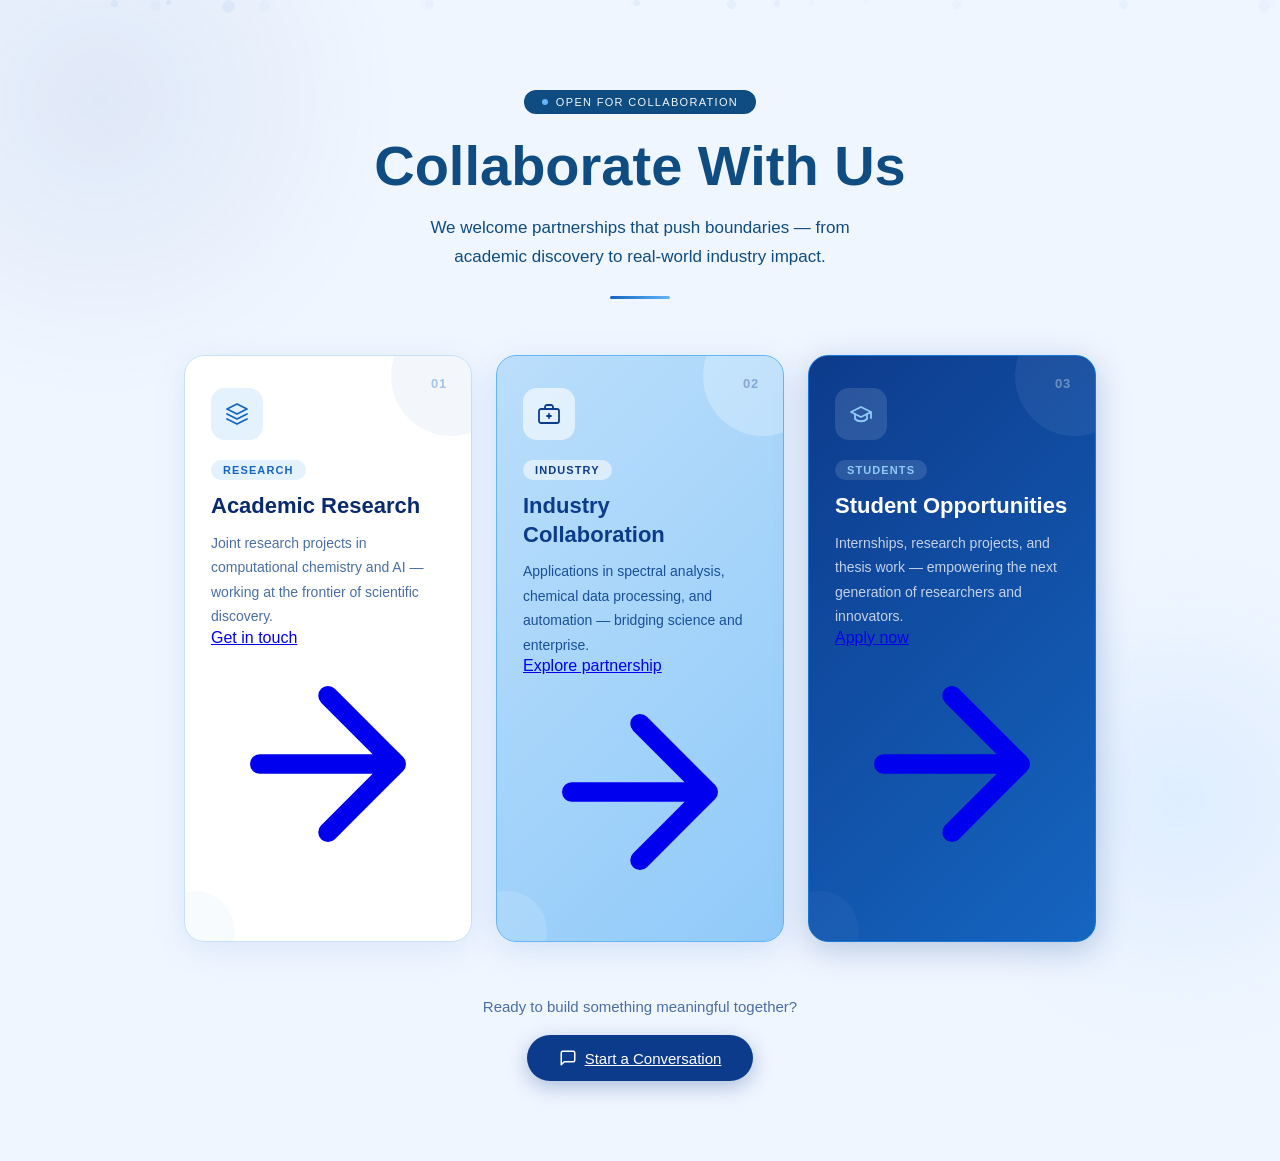
<file: collaboration.html>
<!DOCTYPE html>
<html lang="en">
<head>
  <meta charset="UTF-8">
  <meta name="viewport" content="width=device-width, initial-scale=1.0">
  <title>Collaborate With Us</title>
  <link href="https://fonts.googleapis.com/css2?family=Playfair+Display:wght@700&family=DM+Sans:wght@300;400;500;600&display=swap" rel="stylesheet">
  <link rel="stylesheet" href="collaboration.css">
</head>
<body>

  <!-- Animated Background -->
  <div class="bg-animated"></div>

  <!-- Floating Particles -->
  <div class="particles" id="particles"></div>

  <!-- Page Content -->
  <div class="page">

    <!-- ========== HEADER ========== -->
    <div class="header">
      <div class="header-badge">Open for Collaboration</div>
      <h1>Collaborate <span>With Us</span></h1>
      <p>We welcome partnerships that push boundaries — from academic discovery to real-world industry impact.</p>
      <div class="divider"></div>
    </div>

    <!-- ========== CARDS ========== -->
    <div class="cards">

      <!-- Card 1: Academic Research — White -->
      <div class="card card-white" onclick="ripple(this)">
        <div class="card-shimmer"></div>
        <div class="card-deco card-deco-1"></div>
        <div class="card-deco card-deco-2"></div>
        <div class="card-num">01</div>
        <div class="icon-wrap">
          <svg viewBox="0 0 24 24" fill="none" stroke-width="1.8"
               stroke-linecap="round" stroke-linejoin="round">
            <path d="M12 2L2 7l10 5 10-5-10-5z"/>
            <path d="M2 17l10 5 10-5"/>
            <path d="M2 12l10 5 10-5"/>
          </svg>
        </div>
        <span class="card-tag">Research</span>
        <h2 class="card-title">Academic Research</h2>
        <p class="card-desc">
          Joint research projects in computational chemistry and AI —
          working at the frontier of scientific discovery.
        </p>
        <a class="card-arrow" href="#">
          Get in touch
          <svg viewBox="0 0 24 24" fill="none" stroke="currentColor"
               stroke-width="2" stroke-linecap="round" stroke-linejoin="round">
            <path d="M5 12h14M12 5l7 7-7 7"/>
          </svg>
        </a>
      </div>

      <!-- Card 2: Industry Collaboration — Light Blue -->
      <div class="card card-lightblue" onclick="ripple(this)">
        <div class="card-shimmer"></div>
        <div class="card-deco card-deco-1"></div>
        <div class="card-deco card-deco-2"></div>
        <div class="card-num">02</div>
        <div class="icon-wrap">
          <svg viewBox="0 0 24 24" fill="none" stroke-width="1.8"
               stroke-linecap="round" stroke-linejoin="round">
            <rect x="2" y="7" width="20" height="14" rx="2"/>
            <path d="M16 7V5a2 2 0 0 0-2-2h-4a2 2 0 0 0-2 2v2"/>
            <line x1="12" y1="12" x2="12" y2="16"/>
            <line x1="10" y1="14" x2="14" y2="14"/>
          </svg>
        </div>
        <span class="card-tag">Industry</span>
        <h2 class="card-title">Industry Collaboration</h2>
        <p class="card-desc">
          Applications in spectral analysis, chemical data processing, and
          automation — bridging science and enterprise.
        </p>
        <a class="card-arrow" href="#">
          Explore partnership
          <svg viewBox="0 0 24 24" fill="none" stroke="currentColor"
               stroke-width="2" stroke-linecap="round" stroke-linejoin="round">
            <path d="M5 12h14M12 5l7 7-7 7"/>
          </svg>
        </a>
      </div>

      <!-- Card 3: Student Opportunities — Navy -->
      <div class="card card-navy" onclick="ripple(this)">
        <div class="card-shimmer"></div>
        <div class="card-deco card-deco-1"></div>
        <div class="card-deco card-deco-2"></div>
        <div class="card-num">03</div>
        <div class="icon-wrap">
          <svg viewBox="0 0 24 24" fill="none" stroke-width="1.8"
               stroke-linecap="round" stroke-linejoin="round">
            <path d="M22 10v6M2 10l10-5 10 5-10 5z"/>
            <path d="M6 12v5c3 3 9 3 12 0v-5"/>
          </svg>
        </div>
        <span class="card-tag">Students</span>
        <h2 class="card-title">Student Opportunities</h2>
        <p class="card-desc">
          Internships, research projects, and thesis work — empowering the
          next generation of researchers and innovators.
        </p>
        <a class="card-arrow" href="#">
          Apply now
          <svg viewBox="0 0 24 24" fill="none" stroke="currentColor"
               stroke-width="2" stroke-linecap="round" stroke-linejoin="round">
            <path d="M5 12h14M12 5l7 7-7 7"/>
          </svg>
        </a>
      </div>

    </div>

    <!-- ========== CTA ========== -->
    <div class="cta">
      <p>Ready to build something meaningful together?</p>
      <a class="cta-btn" href="#">
        <svg viewBox="0 0 24 24" fill="none" stroke="white"
             stroke-width="2" stroke-linecap="round" stroke-linejoin="round">
          <path d="M21 15a2 2 0 0 1-2 2H7l-4 4V5a2 2 0 0 1 2-2h14a2 2 0 0 1 2 2z"/>
        </svg>
        Start a Conversation
      </a>
    </div>

  </div>

  <script src="collaboration.js"></script>
</body>
</html>
</file>
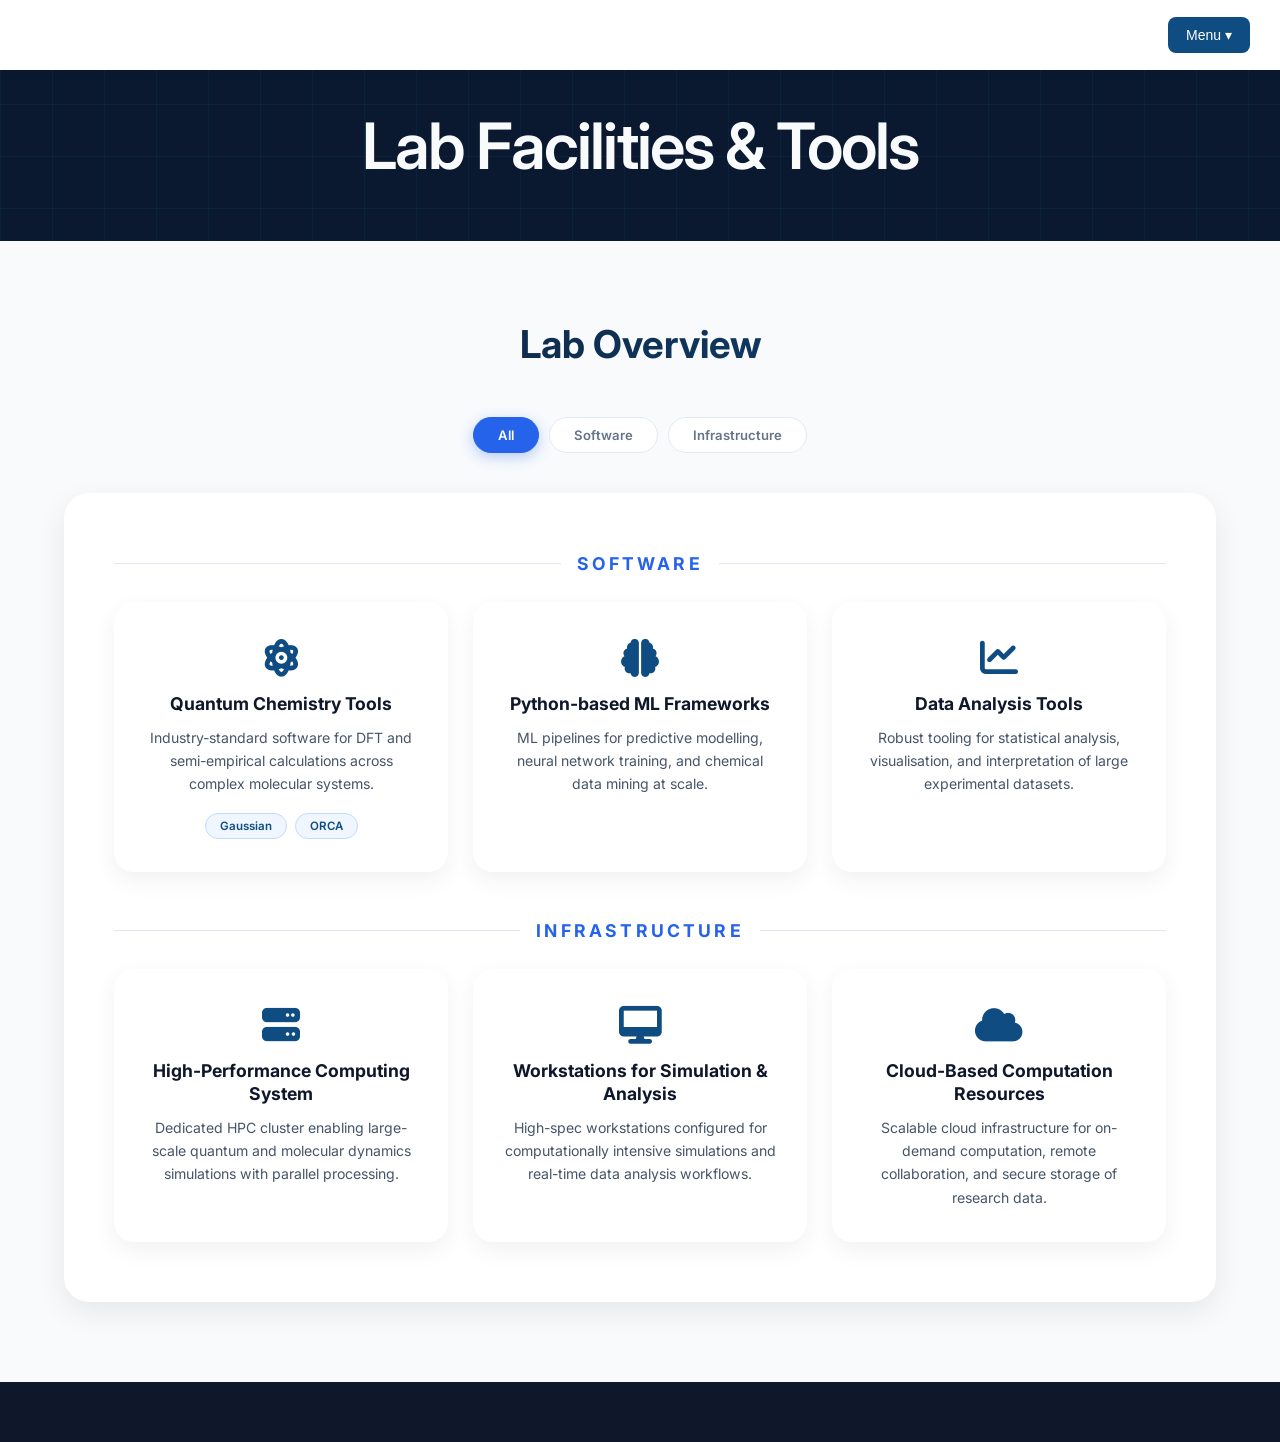
<file: facilities.html>
<!DOCTYPE html>
<html lang="en">
<head>
  <meta charset="UTF-8">
  <meta name="viewport" content="width=device-width, initial-scale=1.0, user-scalable=no">
  <title>Lab Facilities & Tools | DigiChem Lab</title>

  <link href="https://fonts.googleapis.com/css2?family=Inter:opsz,wght@14..32,300..800&display=swap" rel="stylesheet">
  <link rel="stylesheet" href="https://cdnjs.cloudflare.com/ajax/libs/font-awesome/6.5.0/css/all.min.css">
  <link href="https://unpkg.com/aos@2.3.1/dist/aos.css" rel="stylesheet">

  <link rel="stylesheet" href="facilities.css">
</head>

<body>

  <div class="navbar">
    <div class="dropdown" id="menuDropdown">
      <button class="dropbtn" id="menuBtn">Menu ▾</button>
      <div class="dropdown-content">
        <a href="index.html">Home</a>
        <a href="about page.html">About</a>
        <a href="research.html">Research</a>
        <a href="projects.html">Projects</a>
        <a href="team.html">Our Team</a>
        <a href="publications.html">Publication</a>
        <a href="collaboration.html">Collaboration</a>
        <a href="contact us.html">Contact us</a>
      </div>
    </div>
  </div>

  <section id="home" class="hero">
    <div class="hero-grid"></div>
    <div class="hero-content" data-aos="fade-up" data-aos-duration="1000">
      <h1>Lab Facilities & Tools</h1>
    </div>
  </section>

  <section id="facilities" class="section">
    <div data-aos="fade-up">
      <h2 class="section-title">Lab Overview</h2>
      <p class="section-subtitle"></p>

      <div class="filter-row">
        <button class="filter-btn active" data-filter="all">All</button>
        <button class="filter-btn" data-filter="software">Software</button>
        <button class="filter-btn" data-filter="infra">Infrastructure</button>
      </div>
    </div>

    <div class="facilities-box" data-aos="fade-up">

      <!-- ── SOFTWARE GROUP ── -->
      <div class="facility-group" data-group="software">
        <div class="group-divider">
          <div class="group-divider-line"></div>
          <span class="group-divider-label">Software</span>
          <div class="group-divider-line"></div>
        </div>

        <div class="cards-grid">
          <div class="facility-card">
            <i class="fas fa-atom card-icon"></i>
            <h3>Quantum Chemistry Tools</h3>
            <p>Industry-standard software for DFT and semi-empirical calculations across complex molecular systems.</p>
            <div class="card-tags">
              <span class="card-tag">Gaussian</span>
              <span class="card-tag">ORCA</span>
            </div>
          </div>

          <div class="facility-card">
            <i class="fas fa-brain card-icon"></i>
            <h3>Python-based ML Frameworks</h3>
            <p>ML pipelines for predictive modelling, neural network training, and chemical data mining at scale.</p>
            <div class="card-tags"></div>
          </div>

          <div class="facility-card">
            <i class="fas fa-chart-line card-icon"></i>
            <h3>Data Analysis Tools</h3>
            <p>Robust tooling for statistical analysis, visualisation, and interpretation of large experimental datasets.</p>
            <div class="card-tags"></div>
          </div>
        </div>
      </div>

      <!-- ── INFRASTRUCTURE GROUP ── -->
      <div class="facility-group" data-group="infra">
        <div class="group-divider">
          <div class="group-divider-line"></div>
          <span class="group-divider-label">Infrastructure</span>
          <div class="group-divider-line"></div>
        </div>

        <div class="cards-grid">
          <div class="facility-card">
            <i class="fas fa-server card-icon"></i>
            <h3>High-Performance Computing System</h3>
            <p>Dedicated HPC cluster enabling large-scale quantum and molecular dynamics simulations with parallel processing.</p>
            <div class="card-tags"></div>
          </div>

          <div class="facility-card">
            <i class="fas fa-desktop card-icon"></i>
            <h3>Workstations for Simulation & Analysis</h3>
            <p>High-spec workstations configured for computationally intensive simulations and real-time data analysis workflows.</p>
            <div class="card-tags"></div>
          </div>

          <div class="facility-card">
            <i class="fas fa-cloud card-icon"></i>
            <h3>Cloud-Based Computation Resources</h3>
            <p>Scalable cloud infrastructure for on-demand computation, remote collaboration, and secure storage of research data.</p>
            <div class="card-tags"></div>
          </div>
        </div>
      </div>

    </div>
  </section>

  <footer></footer>

  <div id="loginModal" class="modal">
    <div class="modal-content">
      <span class="close-modal" id="closeModalBtn">&times;</span>
      <h2><i class="fas fa-flask"></i> Lab Access</h2>
      <p>Sign in to your researcher account</p>

      <div class="input-group">
        <input type="text" id="loginUsername" placeholder="Email / Username" value="researcher@dclab.edu">
      </div>

      <div class="input-group">
        <input type="password" id="loginPassword" placeholder="Password" value="digitalchem">
      </div>

      <button class="modal-btn" id="submitLoginBtn">
        Sign In &nbsp;<i class="fas fa-arrow-right-to-bracket"></i>
      </button>

      <div class="login-message" id="loginMessage"></div>
    </div>
  </div>

  <script src="https://unpkg.com/aos@2.3.1/dist/aos.js"></script>
  <script src="facilities.js"></script>

</body>
</html>
</file>
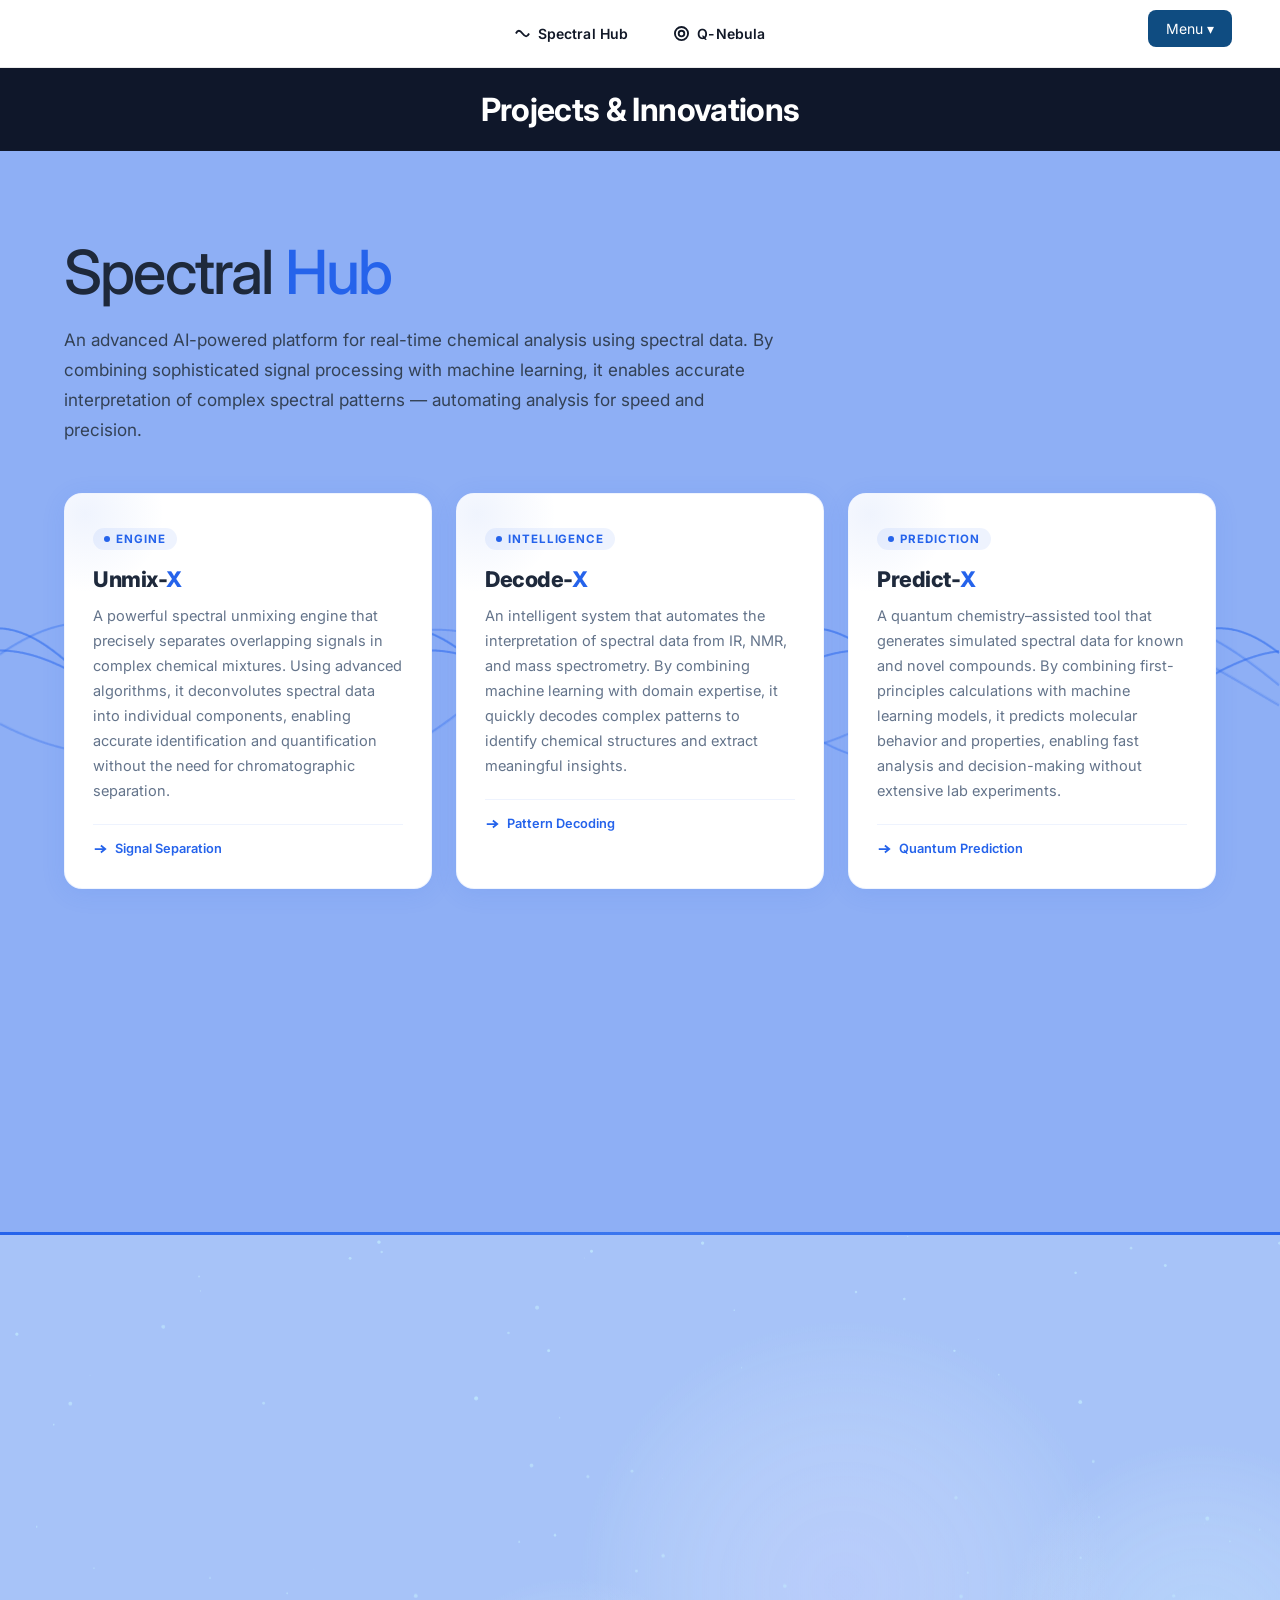
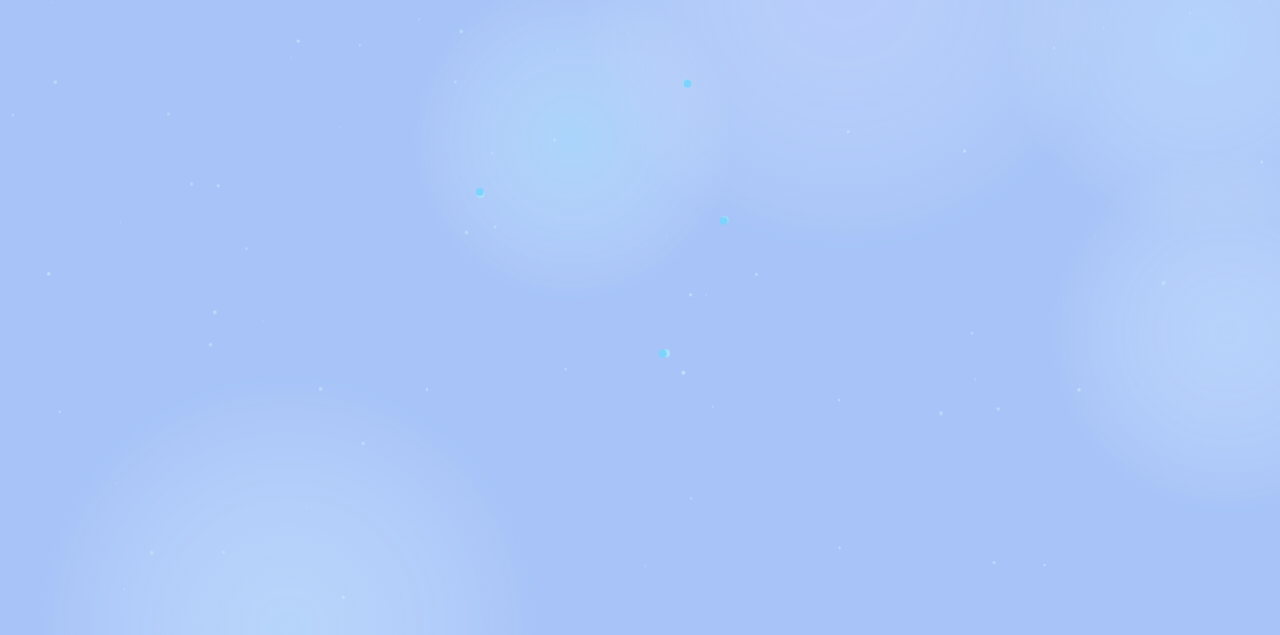
<file: projects.html>
<!DOCTYPE html>
<html lang="en">
<head>
  <meta charset="UTF-8">
  <meta name="viewport" content="width=device-width, initial-scale=1.0">
  <title>Projects & Innovations</title>

  <link href="https://fonts.googleapis.com/css2?family=Inter:wght@300;400;500;600;700;800;900&display=swap" rel="stylesheet">

  <link rel="stylesheet" href="projects.css">
</head>

<body>

  <!-- NAV -->
  <nav>
    <div class="nav-buttons">
      <a href="#spectral-hub" class="nav-btn" onclick="popBtn(this)">
        <svg viewBox="0 0 16 16" fill="none" stroke="currentColor" stroke-width="2">
          <path d="M1 8c2-4 4-4 7 0s5 4 7 0"/>
        </svg>
        Spectral Hub
      </a>

      <a href="#q-nebula" class="nav-btn" onclick="popBtn(this)">
        <svg viewBox="0 0 16 16" fill="none" stroke="currentColor" stroke-width="2">
          <circle cx="8" cy="8" r="3"/>
          <circle cx="8" cy="8" r="7"/>
        </svg>
        Q-Nebula
      </a>
    </div>

    <div class="nav-right">
      <div class="dropdown">
        <button class="dropbtn">Menu ▾</button>
        <div class="dropdown-content">
          <a href="index.html">Home</a>
          <a href="about page.html">About</a>
          <a href="research.html">Research</a>
          <a href="team.html">Our Team</a>
          <a href="facilities.html">Lab Facilities & Tools</a>
          <a href="publications.html">Publication</a>
          <a href="collaboration.html">Collaboration</a>
          <a href="contact us.html">Contact Us</a>
        </div>
      </div>
    </div>
  </nav>

  <!-- PAGE TITLE BANNER -->
  <div class="page-title-banner">
    <h1>Projects &amp; Innovations</h1>
  </div>

  <!-- ════════════ SPECTRAL HUB ════════════ -->
  <section class="section" id="spectral-hub">
    <canvas id="spectralCanvas"></canvas>

    <div class="section-inner">
      <div class="section-title" data-anim="fade-left">
        Spectral<span class="accent"> Hub</span>
      </div>

      <p class="section-desc" data-anim="fade-up" data-delay="1">
        An advanced AI-powered platform for real-time chemical analysis using spectral data. By combining sophisticated signal processing with machine learning, it enables accurate interpretation of complex spectral patterns — automating analysis for speed and precision.
      </p>

      <div class="cards-row three">
        <div class="card" data-anim="fade-up" data-delay="2" onclick="popCard(this,event)">
          <div class="card-badge"><span class="dot"></span>Engine</div>
          <div class="card-title">Unmix-<span class="x">X</span></div>
          <div class="card-body">
            A powerful spectral unmixing engine that precisely separates overlapping signals in complex chemical mixtures. Using advanced algorithms, it deconvolutes spectral data into individual components, enabling accurate identification and quantification without the need for chromatographic separation.
          </div>
          <div class="card-footer">
            <svg viewBox="0 0 16 16" fill="none" stroke="currentColor" stroke-width="2">
              <path d="M2 8h12M9 4l5 4-5 4"/>
            </svg>
            Signal Separation
          </div>
        </div>

        <div class="card" data-anim="fade-up" data-delay="3" onclick="popCard(this,event)">
          <div class="card-badge"><span class="dot"></span>Intelligence</div>
          <div class="card-title">Decode-<span class="x">X</span></div>
          <div class="card-body">
            An intelligent system that automates the interpretation of spectral data from IR, NMR, and mass spectrometry. By combining machine learning with domain expertise, it quickly decodes complex patterns to identify chemical structures and extract meaningful insights.
          </div>
          <div class="card-footer">
            <svg viewBox="0 0 16 16" fill="none" stroke="currentColor" stroke-width="2">
              <path d="M2 8h12M9 4l5 4-5 4"/>
            </svg>
            Pattern Decoding
          </div>
        </div>

        <div class="card" data-anim="fade-up" data-delay="4" onclick="popCard(this,event)">
          <div class="card-badge"><span class="dot"></span>Prediction</div>
          <div class="card-title">Predict-<span class="x">X</span></div>
          <div class="card-body">
            A quantum chemistry–assisted tool that generates simulated spectral data for known and novel compounds. By combining first-principles calculations with machine learning models, it predicts molecular behavior and properties, enabling fast analysis and decision-making without extensive lab experiments.
          </div>
          <div class="card-footer">
            <svg viewBox="0 0 16 16" fill="none" stroke="currentColor" stroke-width="2">
              <path d="M2 8h12M9 4l5 4-5 4"/>
            </svg>
            Quantum Prediction
          </div>
        </div>
      </div>

      <div class="key-values" data-anim="zoom-up" data-delay="5" onclick="popCard(this,event)">
        <h3>Key Values</h3>
        <ul>
          <li>Reduce experimental time and cost</li>
          <li>Enable real-time monitoring and analysis</li>
          <li>Improve accuracy in complex mixture interpretation</li>
          <li>Scalable for industrial and research applications</li>
        </ul>
      </div>

    </div>
  </section>

  <div class="section-divider"></div>

  <!-- ════════════ Q-NEBULA ════════════ -->
  <section class="section" id="q-nebula">
    <canvas id="nebulaCanvas"></canvas>

    <div class="section-inner">
      <div class="section-title" data-anim="fade-left">
        Q-<span class="accent">Nebula</span>
      </div>

      <p class="section-desc" data-anim="fade-up" data-delay="1">
        Q-Nebula is a cloud-enabled computational chemistry platform that integrates quantum mechanical calculations with AI/ML models to deliver faster and more scalable molecular insights.
      </p>

      <div class="cards-row two">
        <div class="card" data-anim="fade-up" data-delay="2" onclick="popCard(this,event)">
          <div class="card-badge"><span class="dot"></span>Core Engine</div>
          <div class="card-title">Q-<span class="x">Core</span></div>
          <div class="card-body">
            High-accuracy simulations enable precise molecular structure optimization, ensuring stable and realistic configurations. They provide detailed energy calculations, including HOMO–LUMO levels and band gaps, to understand electronic properties. Additionally, they analyze reaction pathways, helping predict mechanisms, intermediates, and energy barriers.
          </div>
          <div class="card-footer">
            <svg viewBox="0 0 16 16" fill="none" stroke="currentColor" stroke-width="2">
              <path d="M2 8h12M9 4l5 4-5 4"/>
            </svg>
            Quantum Simulation
          </div>
        </div>

        <div class="card" data-anim="fade-up" data-delay="3" onclick="popCard(this,event)">
          <div class="card-badge"><span class="dot"></span>AI/ML Layer</div>
          <div class="card-title">Q-<span class="x">Intellect</span></div>
          <div class="card-body">
            Hybrid AI models trained on quantum data enable instant prediction of molecular properties with high accuracy. They significantly reduce computational cost compared to traditional methods, making analysis more efficient. This approach also supports high-throughput virtual screening, accelerating the discovery of new compounds.
          </div>
          <div class="card-footer">
            <svg viewBox="0 0 16 16" fill="none" stroke="currentColor" stroke-width="2">
              <path d="M2 8h12M9 4l5 4-5 4"/>
            </svg>
            AI Prediction
          </div>
        </div>
      </div>

      <div class="key-values" data-anim="zoom-up" data-delay="4" onclick="popCard(this,event)">
        <h3>Key Values</h3>
        <ul>
          <li>Accelerate R&amp;D and material discovery</li>
          <li>Reduce dependency on expensive computational resources</li>
          <li>Enable predictive chemistry at scale</li>
          <li>Ideal for academia, startups and industry</li>
        </ul>
      </div>

    </div>
  </section>

  <script src="projects.js"></script>

</body>
</html>
</file>
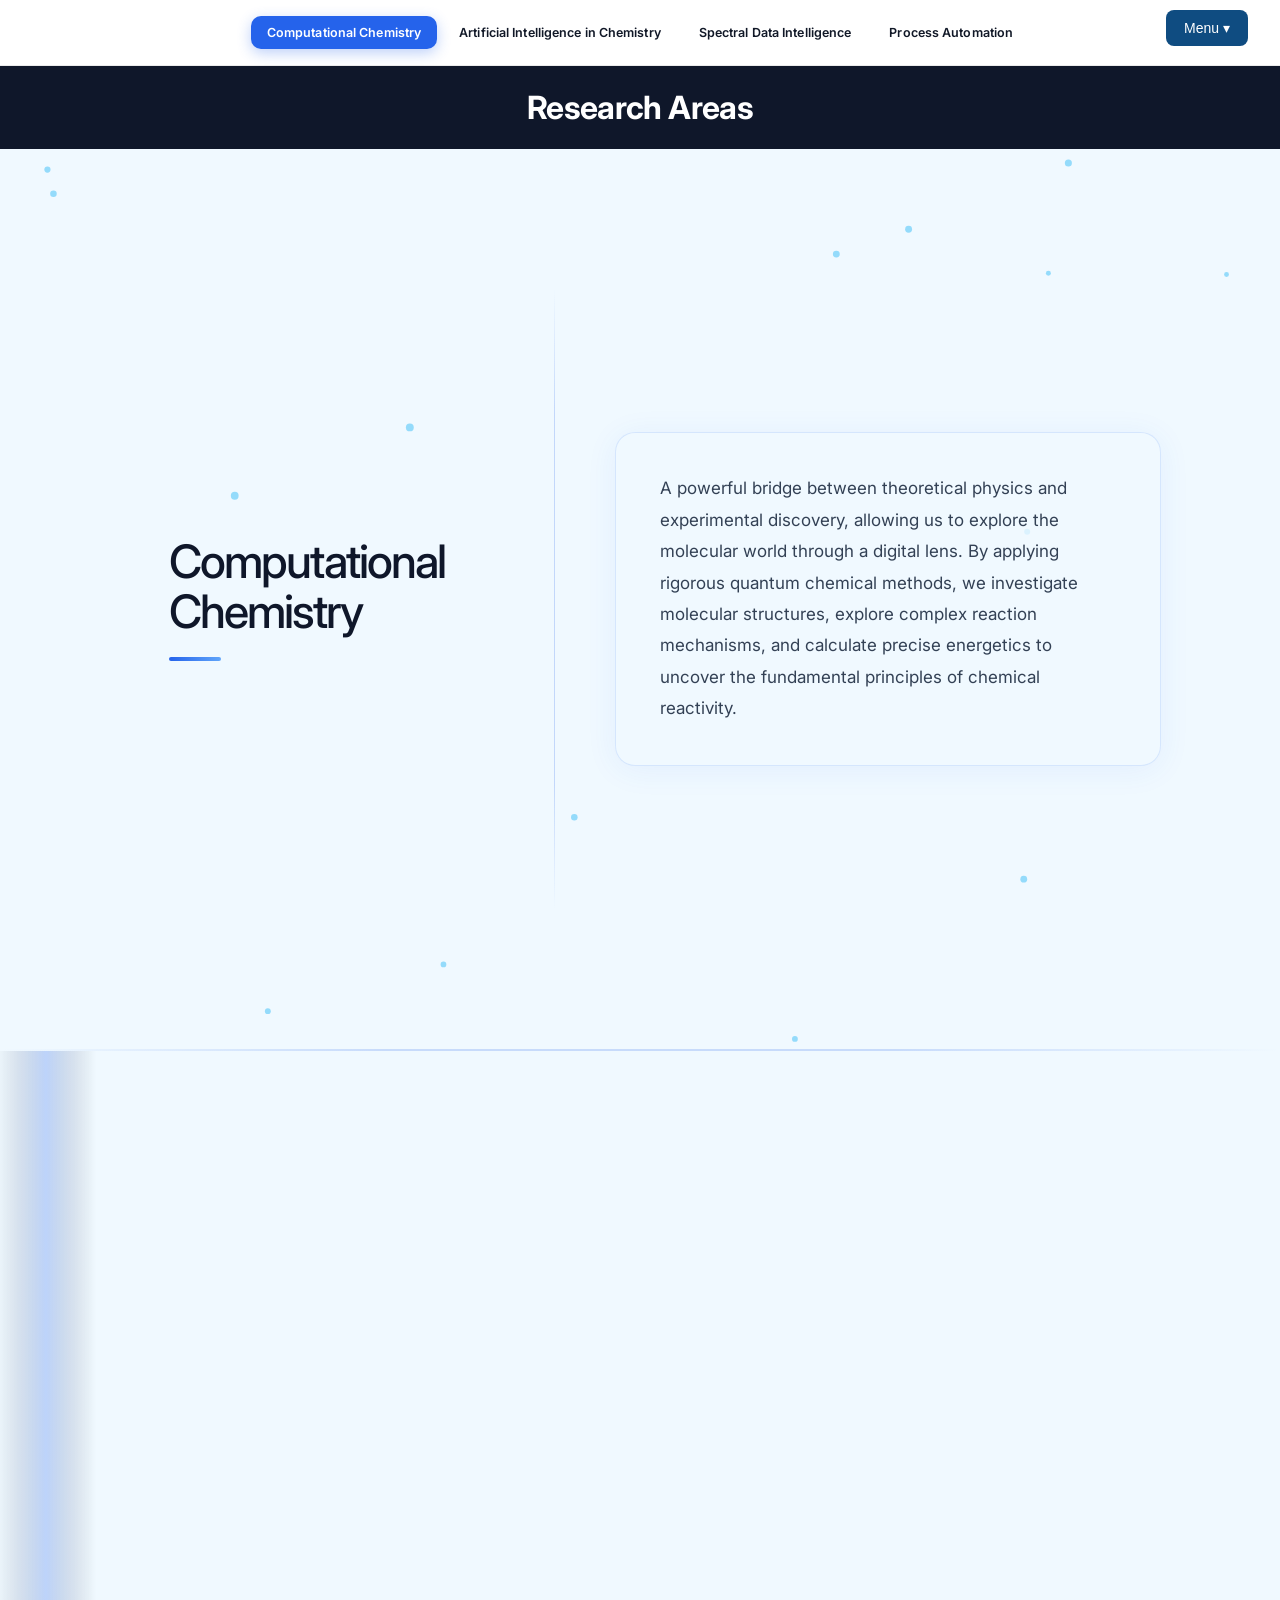
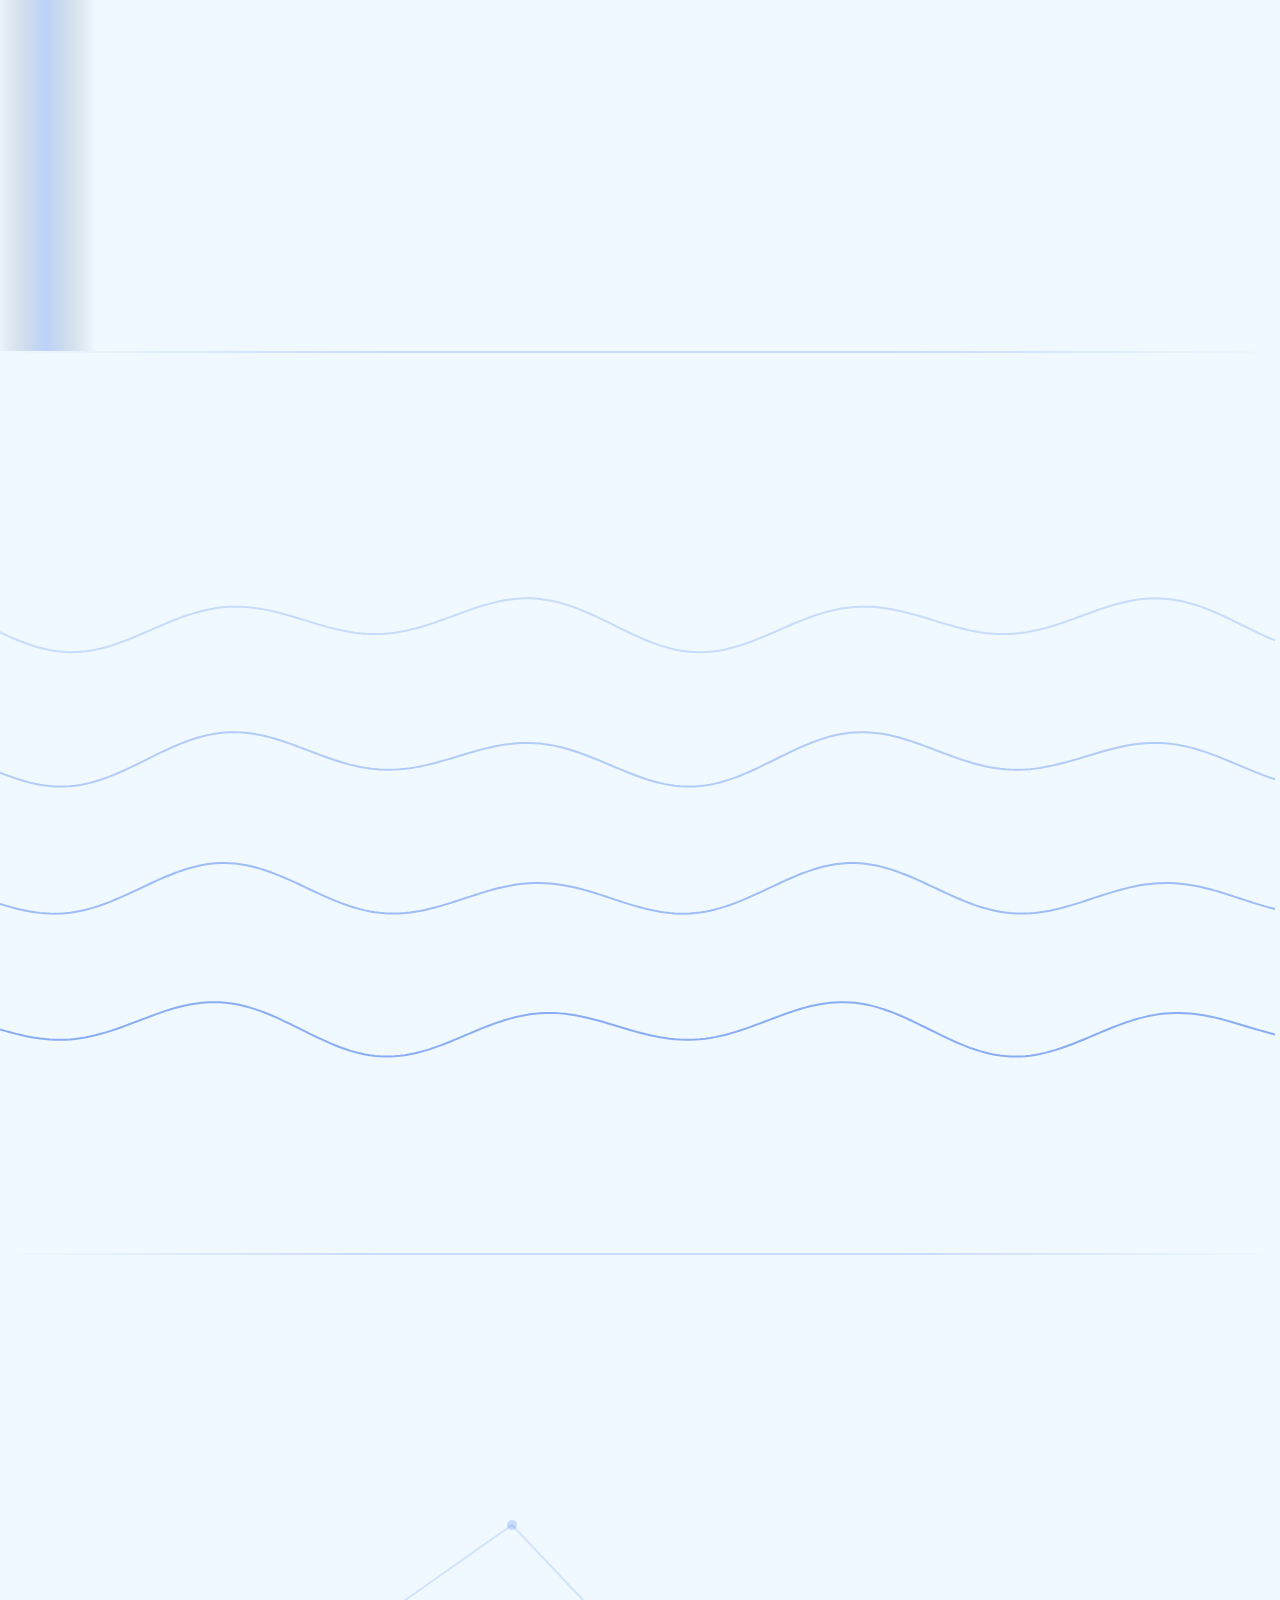
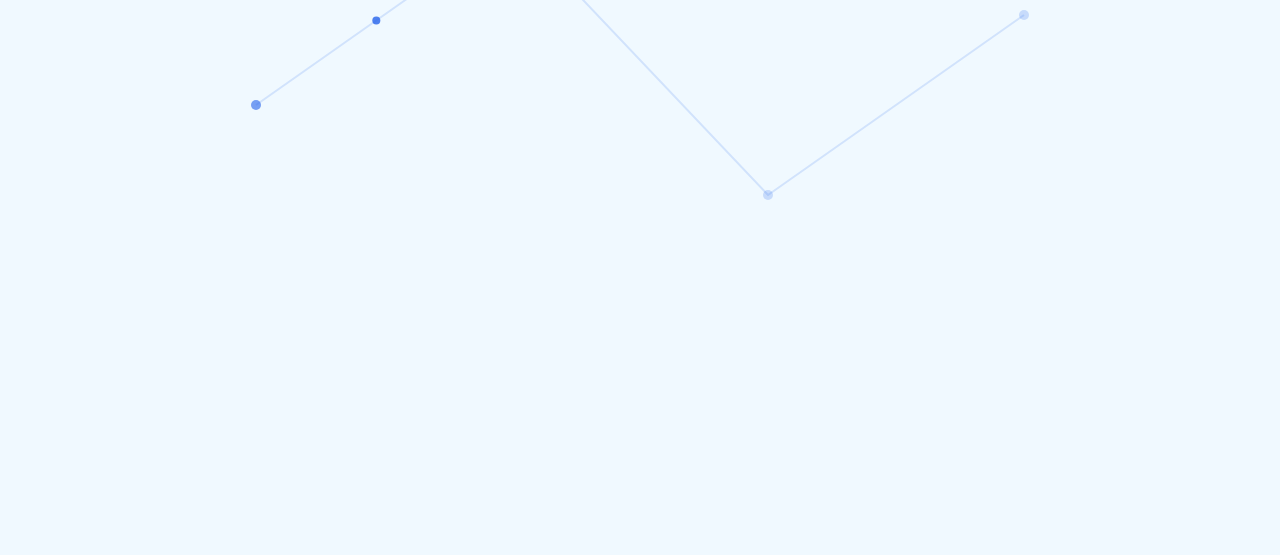
<file: Research.html>
<!DOCTYPE html>
<html lang="en">
<head>
  <meta charset="UTF-8">
  <meta name="viewport" content="width=device-width, initial-scale=1.0">
  <title>Research Areas</title>

  <link href="https://fonts.googleapis.com/css2?family=Inter:wght@300;400;500;600;700;800;900&display=swap" rel="stylesheet">

  <link rel="stylesheet" href="Research.css">
</head>

<body>

  <!-- NAVBAR -->
  <nav>
    <div class="nav-links">
      <button class="nav-btn" onclick="scrollToSection('compchem')">Computational Chemistry</button>
      <button class="nav-btn" onclick="scrollToSection('aichem')">Artificial Intelligence in Chemistry</button>
      <button class="nav-btn" onclick="scrollToSection('spectral')">Spectral Data Intelligence</button>
      <button class="nav-btn" onclick="scrollToSection('automation')">Process Automation</button>
    </div>

    <div class="nav-right">
      <div class="dropdown">
        <button class="dropbtn">Menu ▾</button>
        <div class="dropdown-content">
          <a href="index.html">Home</a>
          <a href="about_page.html">About</a>
          <a href="projects.html">Projects</a>
          <a href="team.html">Our Team</a>
          <a href="facilities.html">Lab Facilities & Tools</a>
          <a href="publications.html">Publication</a>
          <a href="collaboration.html">Collaboration</a>
          <a href="contact us.html">Contact Us</a>
        </div>
      </div>
    </div>
  </nav>

  <!-- PAGE TITLE BANNER -->
  <div class="page-title-banner">
    <h1>Research Areas</h1>
  </div>

  <!-- §1 COMPUTATIONAL CHEMISTRY -->
  <div class="research-section" id="compchem">
    <canvas id="chemBg" class="section-canvas"></canvas>
    <div class="split-layout section-reveal">
      <div class="split-title-panel">
        <div>
          <h1 class="section-title">Computational<br>Chemistry</h1>
          <span class="title-accent"></span>
        </div>
      </div>

      <div class="split-divider-v"></div>

      <div class="split-content-panel">
        <div class="content-glass">
          <p class="content-text">
            A powerful bridge between theoretical physics and experimental discovery, allowing us to explore the molecular world through a digital lens. By applying rigorous quantum chemical methods, we investigate molecular structures, explore complex reaction mechanisms, and calculate precise energetics to uncover the fundamental principles of chemical reactivity.
          </p>
        </div>
      </div>
    </div>
  </div>

  <div class="section-divider"></div>

  <!-- §2 ARTIFICIAL INTELLIGENCE IN CHEMISTRY -->
  <div class="research-section" id="aichem">
    <canvas id="aiBg" class="section-canvas"></canvas>
    <div class="split-layout section-reveal">
      <div class="split-content-panel left">
        <div class="content-glass">
          <p class="content-text">
            Artificial intelligence is transforming chemistry by turning vast amounts of raw data into actionable insights and predictive power. By employing sophisticated machine learning models, we accurately forecast chemical properties, anticipate reaction outcomes, and interpret complex spectral features — exploring chemical space far more efficiently than traditional trial-and-error methods.
          </p>
        </div>
      </div>

      <div class="split-divider-v"></div>

      <div class="split-title-panel right">
        <div>
          <h1 class="section-title right">Artificial<br>Intelligence<br>in Chemistry</h1>
          <span class="title-accent right"></span>
        </div>
      </div>
    </div>
  </div>

  <div class="section-divider"></div>

  <!-- §3 SPECTRAL DATA INTELLIGENCE -->
  <div class="research-section" id="spectral">
    <canvas id="specBg" class="section-canvas"></canvas>
    <div class="split-layout section-reveal">
      <div class="split-title-panel">
        <div>
          <h1 class="section-title">Spectral<br>Data<br>Intelligence</h1>
          <span class="title-accent"></span>
        </div>
      </div>

      <div class="split-divider-v"></div>

      <div class="split-content-panel">
        <div class="content-glass">
          <p class="content-text">
            Bridges the gap between raw analytical output and automated chemical insight. By applying advanced AI techniques to the interpretation of complex IR, NMR, and mass spectra, we move beyond manual identification toward a robust, scalable framework — reducing human error and significantly increasing the accuracy of structural determination.
          </p>
        </div>
      </div>
    </div>
  </div>

  <div class="section-divider"></div>

  <!-- §4 PROCESS AUTOMATION -->
  <div class="research-section" id="automation">
    <canvas id="autoBg" class="section-canvas"></canvas>
    <div class="split-layout section-reveal">
      <div class="split-content-panel left">
        <div class="content-glass">
          <p class="content-text">
            The backbone of the modern laboratory — transforming manual protocols into seamless digital workflows. By designing custom tools to automate routine tasks, we significantly accelerate the pace of research while ensuring a level of reproducibility that is difficult to achieve by hand, freeing researchers to focus on high-level analysis.
          </p>
        </div>
      </div>

      <div class="split-divider-v"></div>

      <div class="split-title-panel right">
        <div>
          <h1 class="section-title right">Process<br>Automation</h1>
          <span class="title-accent right"></span>
        </div>
      </div>
    </div>
  </div>

  <script src="Research.js"></script>

</body>
</html>
</file>
<file: collaboration.css>
/* ============================================================
   collaborate.css — Collaborate With Us Page
   ============================================================ */


/* ============================================================
   1. RESET & BASE
   ============================================================ */
*, *::before, *::after { box-sizing: border-box; margin: 0; padding: 0; }

body {
  font-family: 'Inter', sans-serif;
  background: #f0f6ff;
  min-height: 100vh;
  overflow-x: hidden;
}


/* ============================================================
   2. ANIMATED BACKGROUND
   ============================================================ */
.bg-animated {
  position: fixed; inset: 0;
  background: linear-gradient(135deg, #f0f9ff 100%);
  z-index: 0;
}
.bg-animated::before {
  content: ''; position: absolute;
  width: 600px; height: 600px;
  background: radial-gradient(circle, rgba(30,80,160,0.08) 0%, transparent 70%);
  top: -200px; left: -200px;
  animation: drift1 12s ease-in-out infinite alternate;
}
.bg-animated::after {
  content: ''; position: absolute;
  width: 500px; height: 500px;
  background: radial-gradient(circle, rgba(100,180,255,0.12) 0%, transparent 70%);
  bottom: -150px; right: -150px;
  animation: drift2 14s ease-in-out infinite alternate;
}
@keyframes drift1 { from { transform: translate(0,0); } to { transform: translate(80px,60px); } }
@keyframes drift2 { from { transform: translate(0,0); } to { transform: translate(-60px,-80px); } }


/* ============================================================
   3. FLOATING PARTICLES
   ============================================================ */
.particles { position: fixed; inset: 0; pointer-events: none; z-index: 0; overflow: hidden; }
.particle  { position: absolute; border-radius: 50%; background: rgba(21,101,192,0.15); animation: floatUp linear infinite; }
@keyframes floatUp {
  0%   { transform: translateY(100vh) scale(0); opacity: 0; }
  10%  { opacity: 1; }
  90%  { opacity: 0.6; }
  100% { transform: translateY(-100px) scale(1); opacity: 0; }
}


/* ============================================================
   4. NAV — floating Menu button, top-right (same look as home page)
   ============================================================ */

/* Floating wrapper — fixed top-right, no background bar */
#menuDropdown {
  position: fixed;
  top: 16px; right: 24px;
  z-index: 1000;
  display: inline-block;
  padding-bottom: 10px; /* invisible hover bridge */
}

/* Button — identical color/shape to home page */
.dropbtn {
  background: #0f4c81;
  color: #fff;
  padding: 10px 18px;
  font-size: 14px;
  font-family: 'Inter', sans-serif;
  font-weight: 500;
  border: none;
  border-radius: 8px;
  cursor: pointer;
  transition: background 0.3s ease;
  box-shadow: 0 4px 14px rgba(15,76,129,0.30);
  white-space: nowrap;
}
.dropbtn:hover { background: #0891b2; }

/* Panel — identical to home page */
.dropdown-content {
  position: absolute;
  top: 100%;
  right: 0;
  background: #ffffff;
  border-radius: 12px;
  box-shadow: 0 10px 30px rgba(0,0,0,0.15);
  min-width: 185px;
  opacity: 0;
  visibility: hidden;
  transform: translateY(10px);
  transition: opacity 0.3s ease, transform 0.3s ease, visibility 0.3s ease;
}

/* Open on hover */
#menuDropdown:hover .dropdown-content {
  opacity: 1;
  visibility: visible;
  transform: translateY(0);
}

/* Links — identical to home page */
.dropdown-content a {
  color: #0f172a;
  padding: 12px 16px;
  text-decoration: none;
  display: block;
  font-family: 'Inter', sans-serif;
  font-weight: 500;
  font-size: 14px;
  transition: background 0.25s ease, padding-left 0.25s ease, color 0.25s ease;
}
.dropdown-content a:first-child { border-radius: 12px 12px 0 0; }
.dropdown-content a:last-child  { border-radius: 0 0 12px 12px; border-bottom: none; }
.dropdown-content a:hover {
  background: #f1f5f9;
  color: #0f4c81;
  padding-left: 20px;
}


/* ============================================================
   5. PAGE WRAPPER
   ============================================================ */
.page {
  position: relative; z-index: 1;
  max-width: 960px; margin: 0 auto;
  padding: 90px 24px 80px; /* Changed from 70px to 90px top padding */
}


/* ============================================================
   6. HEADER
   ============================================================ */
.header {
  text-align: center; margin-bottom: 56px;
  opacity: 0; transform: translateY(-30px);
  animation: fadeDown 0.8s ease forwards 0.2s;
}
.header-badge {
  display: inline-flex; align-items: center; gap: 8px;
  background: #0f4c81; color: #f0f6ff;
  font-size: 11px; font-weight: 500; letter-spacing: 0.12em; text-transform: uppercase;
  padding: 6px 18px; border-radius: 100px; margin-bottom: 20px;
}
.header-badge::before {
  content: ''; width: 6px; height: 6px;
  background: #64b5f6; border-radius: 50%;
  animation: pulse-dot 1.8s ease-in-out infinite;
}
@keyframes pulse-dot {
  0%, 100% { opacity: 1; transform: scale(1); }
  50%       { opacity: 0.4; transform: scale(0.7); }
}

.header h1 { font-size: clamp(32px,6vw,56px); color: #0f4c81; line-height: 1.15; margin-bottom: 16px; }
.header p  { font-size: clamp(14px,2.2vw,17px); color: #0f4c81; max-width: 480px; margin: 0 auto; line-height: 1.7; font-weight: 300; }
.divider   { width: 60px; height: 3px; background: linear-gradient(90deg,#1565c0,#64b5f6); border-radius: 2px; margin: 24px auto 0; }
@keyframes fadeDown { to { opacity: 1; transform: translateY(0); } }


/* ============================================================
   7. CARDS GRID
   Desktop : 3 columns
   Tablet  : 2 columns (card 3 spans full width)
   Mobile  : 1 column
   ============================================================ */
.cards {
  display: grid;
  grid-template-columns: repeat(3, 1fr);
  gap: 24px;
}


/* ============================================================
   8. CARD BASE
   ============================================================ */
.card {
  position: relative; border-radius: 20px;
  padding: 32px 26px 28px; cursor: pointer; overflow: hidden;
  transition: transform 0.4s cubic-bezier(0.175,0.885,0.32,1.275), box-shadow 0.4s ease;
  opacity: 0; transform: translateY(40px);
}
.card:nth-child(1) { animation: riseUp 0.7s ease forwards 0.5s; }
.card:nth-child(2) { animation: riseUp 0.7s ease forwards 0.7s; }
.card:nth-child(3) { animation: riseUp 0.7s ease forwards 0.9s; }
@keyframes riseUp { to { opacity: 1; transform: translateY(0); } }

.card:hover { transform: translateY(-10px) scale(1.02); }

.card::after {
  content: ''; position: absolute;
  width: 200px; height: 200px; border-radius: 50%;
  background: rgba(255,255,255,0.25);
  top: 50%; left: 50%;
  transform: translate(-50%,-50%) scale(0);
  pointer-events: none; opacity: 0;
}
.card.ripple::after {
  transform: translate(-50%,-50%) scale(3);
  opacity: 0;
  transition: transform 0.6s ease, opacity 0.6s ease;
}


/* ============================================================
   9. CARD THEMES
   ============================================================ */
.card-white     { background: #fff; border: 1.5px solid #c8dff8; box-shadow: 0 8px 32px rgba(21,101,192,0.10); }
.card-white:hover { box-shadow: 0 20px 50px rgba(21,101,192,0.18); border-color: #90caf9; }

.card-lightblue { background: linear-gradient(135deg,#bbdefb 0%,#90caf9 100%); border: 1.5px solid #64b5f6; box-shadow: 0 8px 32px rgba(21,101,192,0.14); }
.card-lightblue:hover { box-shadow: 0 20px 50px rgba(21,101,192,0.25); }

.card-navy      { background: linear-gradient(135deg,#0d3b8c 0%,#1565c0 100%); border: 1.5px solid #1976d2; box-shadow: 0 8px 32px rgba(13,59,140,0.25); }
.card-navy:hover { box-shadow: 0 20px 50px rgba(13,59,140,0.40); }


/* ============================================================
   10. CARD SHIMMER
   ============================================================ */
.card-shimmer {
  position: absolute; top: 0; left: -100%;
  width: 60%; height: 100%;
  background: linear-gradient(90deg,transparent,rgba(255,255,255,0.18),transparent);
  transform: skewX(-20deg);
  transition: left 0.6s ease;
  pointer-events: none;
}
.card:hover .card-shimmer { left: 150%; }


/* ============================================================
   11. CARD DECORATIVE CIRCLES
   ============================================================ */
.card-deco { position: absolute; border-radius: 50%; pointer-events: none; }
.card-deco-1 { width: 120px; height: 120px; top: -40px; right: -40px; }
.card-deco-2 { width: 80px;  height: 80px;  bottom: -30px; left: -30px; opacity: 0.5; }
.card-white .card-deco     { background: rgba(21,101,192,0.05); }
.card-lightblue .card-deco { background: rgba(255,255,255,0.25); }
.card-navy .card-deco      { background: rgba(255,255,255,0.06); }


/* ============================================================
   12. CARD NUMBER
   ============================================================ */
.card-num { position: absolute; top: 20px; right: 24px; font-size: 13px; font-weight: 700; letter-spacing: 0.06em; opacity: 0.35; }
.card-white .card-num     { color: #1565c0; }
.card-lightblue .card-num { color: #0d3b8c; }
.card-navy .card-num      { color: #fff; }


/* ============================================================
   13. ICON WRAP
   ============================================================ */
.icon-wrap {
  width: 52px; height: 52px; border-radius: 14px;
  display: flex; align-items: center; justify-content: center;
  margin-bottom: 20px; transition: transform 0.3s ease;
}
.card:hover .icon-wrap { transform: rotate(-6deg) scale(1.1); }
.card-white .icon-wrap     { background: #e3f2fd; }
.card-lightblue .icon-wrap { background: rgba(255,255,255,0.6); }
.card-navy .icon-wrap      { background: rgba(255,255,255,0.12); }
.icon-wrap svg { width: 24px; height: 24px; }
.card-white .icon-wrap svg     { stroke: #1565c0; }
.card-lightblue .icon-wrap svg { stroke: #0d3b8c; }
.card-navy .icon-wrap svg      { stroke: #90caf9; }


/* ============================================================
   14. CATEGORY TAG PILL
   ============================================================ */
.card-tag {
  display: inline-block;
  font-size: 11px; font-weight: 600; letter-spacing: 0.10em; text-transform: uppercase;
  padding: 4px 12px; border-radius: 100px; margin-bottom: 12px;
}
.card-white .card-tag     { background: #e3f2fd;               color: #1565c0; }
.card-lightblue .card-tag { background: rgba(255,255,255,0.55); color: #0d3b8c; }
.card-navy .card-tag      { background: rgba(255,255,255,0.12); color: #90caf9; }


/* ============================================================
   15. CARD TEXT
   ============================================================ */
.card-title { font-size: clamp(17px,2vw,22px); line-height: 1.3; margin-bottom: 10px; }
.card-white .card-title     { color: #0a2a6e; }
.card-lightblue .card-title { color: #0d3b8c; }
.card-navy .card-title      { color: #fff; }

.card-desc { font-size: 14px; line-height: 1.75; font-weight: 400; }
.card-white .card-desc     { color: #4a6fa5; }
.card-lightblue .card-desc { color: #1a4f9a; }
.card-navy .card-desc      { color: rgba(255,255,255,0.75); }


/* ============================================================
   16. CTA SECTION
   ============================================================ */
.cta { text-align: center; margin-top: 56px; opacity: 0; animation: riseUp 0.8s ease forwards 1.3s; }
.cta p { font-size: 15px; color: #4a6fa5; margin-bottom: 20px; }

.cta-btn {
  display: inline-flex; align-items: center; gap: 8px;
  background: #0d3b8c; color: #fff;
  font-family: 'Inter', sans-serif; font-size: 15px; font-weight: 500;
  padding: 14px 32px; border-radius: 100px; border: none; cursor: pointer;
  transition: background 0.3s, transform 0.3s, box-shadow 0.3s;
  box-shadow: 0 6px 20px rgba(13,59,140,0.30);
}
.cta-btn:hover { background: #1565c0; transform: translateY(-3px); box-shadow: 0 12px 30px rgba(13,59,140,0.40); }
.cta-btn svg { width: 18px; height: 18px; }


/* ============================================================
   17. EMAIL MODAL
   ============================================================ */
.email-modal {
  display: none; position: fixed; inset: 0;
  background: rgba(10,42,110,0.75); backdrop-filter: blur(8px);
  z-index: 2000; align-items: center; justify-content: center;
  opacity: 0; transition: opacity 0.3s ease;
}
.email-modal.show { display: flex; opacity: 1; }

.email-modal-content {
  background: #fff; border-radius: 24px;
  max-width: 520px; width: 90%; max-height: 85vh; overflow-y: auto;
  box-shadow: 0 20px 60px rgba(13,59,140,0.4);
  transform: scale(0.9) translateY(20px);
  transition: transform 0.3s cubic-bezier(0.175,0.885,0.32,1.275);
}
.email-modal.show .email-modal-content { transform: scale(1) translateY(0); }

.email-modal-header {
  display: flex; align-items: center; justify-content: space-between;
  padding: 24px 28px; border-bottom: 1.5px solid #e3f2fd;
}
.email-modal-header h3 { font-size: 20px; color: #0a2a6e; font-weight: 600; }

.email-modal-close {
  background: none; border: none; font-size: 28px; color: #4a6fa5; cursor: pointer;
  width: 34px; height: 34px; display: flex; align-items: center; justify-content: center;
  border-radius: 50%; transition: background 0.2s, color 0.2s;
}
.email-modal-close:hover { background: #e3f2fd; color: #1565c0; }

.email-modal-body { padding: 20px 28px 28px; }
.email-info { font-size: 14px; color: #4a6fa5; margin-bottom: 16px; }
.email-options { display: flex; flex-direction: column; gap: 12px; }

.email-option {
  display: flex; align-items: center; gap: 14px;
  padding: 16px 18px; background: #f0f6ff;
  border: 1.5px solid #c8dff8; border-radius: 14px;
  cursor: pointer; transition: all 0.25s; text-align: left; width: 100%;
}
.email-option:hover { background: #e3f2fd; border-color: #90caf9; transform: translateX(4px); box-shadow: 0 4px 16px rgba(21,101,192,0.12); }
.email-option svg { width: 26px; height: 26px; stroke: #1565c0; flex-shrink: 0; }
.email-option-text { display: flex; flex-direction: column; gap: 3px; }
.email-option-text strong { font-size: 15px; color: #0a2a6e; font-weight: 600; }
.email-option-text span   { font-size: 13px; color: #4a6fa5; }

/* Copy notification */
.copy-notification {
  position: fixed; bottom: 28px; left: 50%;
  transform: translateX(-50%) translateY(100px);
  background: #0d3b8c; color: #fff;
  padding: 13px 26px; border-radius: 100px;
  font-size: 14px; font-weight: 500;
  box-shadow: 0 8px 24px rgba(13,59,140,0.35);
  z-index: 3000; opacity: 0;
  transition: transform 0.4s cubic-bezier(0.175,0.885,0.32,1.275), opacity 0.4s ease;
}
.copy-notification.show { transform: translateX(-50%) translateY(0); opacity: 1; }


/* ============================================================
   18. RESPONSIVE — TABLET  ≤ 768px
   ============================================================ */
@media (max-width: 768px) {
  .page   { padding: 80px 20px 72px; } /* Ensure enough top space */
  .cards  { grid-template-columns: repeat(2, 1fr); gap: 18px; }
  /* 3rd card spans both columns */
  .card:nth-child(3) { grid-column: 1 / -1; }
  .header { margin-bottom: 40px; }
}



/* ============================================================
   19. RESPONSIVE — MOBILE  ≤ 500px
   ============================================================ */
@media (max-width: 500px) {
  /* Menu button repositioned for mobile */
  #menuDropdown {
    top: 12px;
    right: 16px;
  }
  
  .dropbtn {
    padding: 8px 14px;
    font-size: 13px;
  }
  .page          { padding: 70px 16px 64px; } /* Increased top padding */
  .header        { margin-bottom: 28px; }
  .header h1     { font-size: clamp(26px,8.5vw,34px); }
  .header p      { font-size: 14px; padding: 0 2px; }
  .header-badge  { font-size: 10px; padding: 5px 14px; }
  /* Single column */
  .cards               { grid-template-columns: 1fr; gap: 14px; }
  .card:nth-child(3)   { grid-column: auto; }
  .card                { padding: 24px 20px 20px; border-radius: 16px; }
  .card-title          { font-size: 17px; }
  .card-desc           { font-size: 13.5px; line-height: 1.65; }
  .icon-wrap           { width: 46px; height: 46px; margin-bottom: 16px; }
  /* No hover lift on touch */
  .card:hover { transform: none; }
  /* CTA */
  .cta     { margin-top: 32px; }
  .cta-btn { width: 100%; max-width: 300px; justify-content: center; padding: 15px 20px; }
  /* Modal */
  .email-modal-content   { width: 96%; border-radius: 18px; }
  .email-modal-header    { padding: 18px 20px; }
  .email-modal-body      { padding: 16px 20px 22px; }
  .email-modal-header h3 { font-size: 17px; }
  .email-option          { padding: 13px 14px; }
  .email-option-text strong { font-size: 14px; }
}
</file>
<file: facilities.css>
*, *::before, *::after {
  margin: 0;
  padding: 0;
  box-sizing: border-box;
}

:root {
  --font: 'Inter', sans-serif;
  --bg: #f8fafc;
  --dark: #0f172a;
  --navy: #0a192f;
  --blue: #0f4c81;
  --blue-mid: #1e6fb5;
  --text-mid: #334155;
  --text-muted: #475569;
  --text-subtle: #64748b;
  --border: #e2e8f0;
  --surface: #ffffff;
  --shadow-card: 0 8px 25px rgba(0,0,0,0.06);
  --shadow-hover: 0 12px 30px rgba(0,0,0,0.15);
  --radius-card: 20px;
  --radius-pill: 60px;
  --t: 0.3s ease;
}

/* NAVBAR */
.navbar {
  position: fixed;
  top: 0;
  left: 0;
  width: 100%;
  height: 70px;
  background: #ffffff;
  display: flex;
  justify-content: flex-end;
  align-items: center;
  padding: 0 30px;
  box-shadow: 0 2px 10px rgba(0,0,0,0.05);
  z-index: 1000;
}

/* Dropdown container */
.dropdown {
  position: relative;
  display: inline-block;
}

/* Button styling */
.dropbtn {
  background: #0f4c81;
  color: white;
  padding: 10px 18px;
  font-size: 14px;
  border: none;
  border-radius: 8px;
  cursor: pointer;
  transition: 0.3s ease;
}

/* Hover effect */
.dropbtn:hover {
  background: #0891b2;
}

/* Dropdown content */
.dropdown-content {
  position: absolute;
  top: 100%;
  right: 0;
  background: #ffffff;
  border-radius: 12px;
  box-shadow: 0 10px 30px rgba(0, 0, 0, 0.15);
  opacity: 0;
  visibility: hidden;
  transform: translateY(10px);
  transition: 0.3s ease;
  z-index: 1001;
  min-width: 160px;
}

/* Links */
.dropdown-content a {
  color: #0f172a;
  padding: 12px 16px;
  text-decoration: none;
  display: block;
  font-weight: 500;
  transition: 0.25s ease;
}

/* Hover links */
.dropdown-content a:hover {
  background: #f1f5f9;
  color: #0f4c81;
  padding-left: 20px;
}

/* Show on hover (desktop) */
.dropdown:hover .dropdown-content {
  opacity: 1;
  visibility: visible;
  transform: translateY(0);
}

/* Show on tap (mobile) via JS .open class */
.dropdown.open .dropdown-content {
  opacity: 1;
  visibility: visible;
  transform: translateY(0);
}

html {
  scroll-behavior: smooth;
}

body {
  font-family: var(--font);
  background: var(--bg);
  color: var(--dark);
  overflow-x: hidden;
}

::-webkit-scrollbar {
  width: 6px;
}

::-webkit-scrollbar-track {
  background: #e2e8f0;
}

::-webkit-scrollbar-thumb {
  background: var(--blue);
  border-radius: 12px;
}

@keyframes gridMove {
  to {
    background-position: 52px 52px;
  }
}

.hero {
  position: relative;
  min-height: unset;
  background: var(--navy);
  display: flex;
  justify-content: center;
  align-items: center;
  overflow: hidden;
  text-align: center;
  padding: 80px 20px 30px;
}

.hero-grid {
  position: absolute;
  inset: 0;
  background-image: linear-gradient(rgba(15,76,129,.18) 1px, transparent 1px),
                    linear-gradient(90deg, rgba(15,76,129,.18) 1px, transparent 1px);
  background-size: 52px 52px;
  animation: gridMove 14s linear infinite;
}

.hero-content {
  position: relative;
  z-index: 1;
  color: white;
  max-width: 900px;
  padding: 2rem;
}

.hero-content h1 {
  font-size: 4rem;
  font-weight: 600;
  color: #f8fafc;
  line-height: 1.05;
  letter-spacing: -0.03em;
}

.section {
  padding: 80px 5%;
  max-width: 1300px;
  margin: 0 auto;
}

.section-title {
  font-size: 2.4rem;
  font-weight: 700;
  text-align: center;
  margin-bottom: .6rem;
  background: linear-gradient(135deg, #0f172a, #0f4c81);
  -webkit-background-clip: text;
  background-clip: text;
  color: transparent;
  display: inline-block;
  width: 100%;
}

.section-subtitle {
  text-align: center;
  font-size: 1rem;
  color: var(--text-mid);
  max-width: 640px;
  margin: 0 auto 2.5rem;
  line-height: 1.65;
}

.filter-row {
  display: flex;
  gap: 10px;
  flex-wrap: wrap;
  justify-content: center;
  margin-bottom: 40px;
}

.filter-btn {
  font-size: .82rem;
  font-weight: 600;
  padding: 9px 24px;
  border-radius: var(--radius-pill);
  border: 1.5px solid var(--border);
  background: var(--surface);
  color: var(--text-subtle);
  cursor: pointer;
  transition: all .25s;
  font-family: var(--font);
}

.filter-btn:hover {
  border-color: rgba(37,99,235,1);
  color: rgba(37,99,235,1);
  background: #eff6ff;
}

.filter-btn.active {
  background: rgba(37,99,235,1);
  color: white;
  border-color: rgba(37,99,235,1);
  box-shadow: 0 4px 14px rgba(37,99,235,.3);
}

.facilities-box {
  background: var(--surface);
  padding: 60px 50px;
  border-radius: 25px;
  box-shadow: 0 10px 30px rgba(0,0,0,.08);
  max-width: 1200px;
  width: 100%;
  margin: 0 auto;
  text-align: center;
}

@keyframes fadeIn {
  from {
    opacity: 0;
    transform: translateY(16px);
  }
  to {
    opacity: 1;
    transform: translateY(0);
  }
}

.facility-group {
  animation: fadeIn .4s ease both;
}

.facility-group.hidden {
  display: none !important;
}

.group-divider {
  display: flex;
  align-items: center;
  gap: 16px;
  margin: 48px 0 28px;
  text-align: left;
}

.facility-group:first-child .group-divider {
  margin-top: 0;
}

.group-divider-line {
  flex: 1;
  height: 1px;
  background: var(--border);
}

.group-divider-label {
  font-size: 1.1rem;
  font-weight: 700;
  letter-spacing: .18em;
  text-transform: uppercase;
  color: rgba(37,99,235,1);
  white-space: nowrap;
}

.cards-grid {
  display: grid;
  grid-template-columns: repeat(auto-fit, minmax(260px, 1fr));
  gap: 25px;
}

.facility-card {
  background: var(--surface);
  padding: 36px 28px 32px;
  border-radius: var(--radius-card);
  box-shadow: var(--shadow-card);
  border: 1px solid transparent;
  transition: var(--t);
  text-align: center;
  display: flex;
  flex-direction: column;
  align-items: center;
  position: relative;
  overflow: hidden;
  cursor: default;
}

.facility-card:hover {
  transform: translateY(-10px);
  box-shadow: var(--shadow-hover);
  border-color: rgba(15,76,129,.18);
}

.facility-card .card-icon {
  font-size: 38px;
  color: var(--blue);
  margin-bottom: 16px;
  display: block;
  transition: transform .3s ease, color .3s ease;
}

.facility-card:hover .card-icon {
  transform: scale(1.12);
  color: var(--blue-mid);
}

.facility-card h3 {
  font-size: 1.1rem;
  font-weight: 700;
  color: var(--dark);
  margin-bottom: 10px;
  line-height: 1.3;
}

.facility-card p {
  font-size: .88rem;
  color: var(--text-muted);
  line-height: 1.65;
  font-weight: 400;
}

.card-tags {
  display: flex;
  flex-wrap: wrap;
  gap: 8px;
  justify-content: center;
  margin-top: 18px;
}

.card-tags:empty {
  margin-top: 0;
}

.card-tag {
  font-size: .72rem;
  font-weight: 600;
  color: var(--blue);
  background: #eff6ff;
  border: 1px solid #bfdbfe;
  padding: 5px 14px;
  border-radius: var(--radius-pill);
  transition: all .2s;
}

.facility-card:hover .card-tag {
  background: var(--blue);
  color: white;
  border-color: var(--blue);
}

.facility-card::after {
  content: '';
  position: absolute;
  bottom: 0;
  left: 0;
  height: 3px;
  width: 0%;
  background: linear-gradient(90deg, var(--blue), #38bdf8);
  transition: width .4s ease;
}

.facility-card:hover::after {
  width: 100%;
}

footer {
  background: #0f172a;
  height: 60px;
}

.modal {
  position: fixed;
  top: 0;
  left: 0;
  width: 100%;
  height: 100%;
  background: rgba(0,0,0,.75);
  backdrop-filter: blur(10px);
  display: flex;
  align-items: center;
  justify-content: center;
  z-index: 2000;
  visibility: hidden;
  opacity: 0;
  transition: .25s ease;
}

.modal.active {
  visibility: visible;
  opacity: 1;
}

.modal-content {
  background: white;
  border-radius: 48px;
  padding: 2.2rem;
  width: 90%;
  max-width: 400px;
  text-align: center;
  transform: scale(.96);
  transition: .3s;
  box-shadow: 0 40px 60px rgba(0,0,0,.3);
  position: relative;
}

.modal.active .modal-content {
  transform: scale(1);
}

.modal-content h2 {
  color: var(--dark);
  margin-bottom: 1rem;
}

.modal-content p {
  color: #475569;
  margin-bottom: 1.5rem;
}

.input-group {
  margin: 1rem 0;
}

.input-group input {
  width: 100%;
  padding: 14px 18px;
  border: 1.5px solid var(--border);
  border-radius: var(--radius-pill);
  font-size: 1rem;
  outline: none;
  transition: .2s;
  font-family: var(--font);
}

.input-group input:focus {
  border-color: var(--blue);
  box-shadow: 0 0 0 3px rgba(16,185,129,.12);
}

.modal-btn {
  background: var(--blue);
  width: 100%;
  padding: 12px;
  border: none;
  border-radius: var(--radius-pill);
  font-weight: 700;
  color: white;
  cursor: pointer;
  margin-top: .5rem;
  font-family: var(--font);
  font-size: 1rem;
}

.close-modal {
  position: absolute;
  top: 20px;
  right: 28px;
  font-size: 28px;
  cursor: pointer;
  color: #64748b;
}

.login-message {
  margin-top: 1rem;
  font-size: .8rem;
}

@media (max-width: 768px) {
  .hero {
    min-height: unset;
    padding: 80px 20px 30px;
  }

  .hero-content h1 {
    font-size: 3rem;
  }

  .facilities-box {
    padding: 40px 20px;
  }

  .section-title {
    font-size: 1.9rem;
  }

  .cards-grid {
    grid-template-columns: 1fr;
  }
}

@media (max-width: 500px) {
  .hero {
    min-height: unset;
    padding: 80px 20px 20px;
  }

  .hero-content h1 {
    font-size: 2.2rem;
  }
}
</file>
<file: projects.css>
*, *::before, *::after {
  box-sizing: border-box;
  margin: 0;
  padding: 0;
  font-family: 'Inter', sans-serif;
}

:root {
  --blue: #2563eb;
  --blue-dark: #1d4ed8;
  --blue-light: #3b82f6;
  --white: #ffffff;
  --text-dark: #1e293b;
  --text-mid: #334155;
  --text-light: #64748b;
  --card-shadow: 0 4px 24px rgba(37,99,235,0.10);
  --card-hover-shadow: 0 8px 48px rgba(37,99,235,0.28);
  --glow: 0 0 32px rgba(37,99,235,0.5), 0 0 8px rgba(37,99,235,0.3);
}

html {
  scroll-behavior: smooth;
}

body {
  background: var(--blue);
  color: var(--text-dark);
  min-height: 100vh;
  overflow-x: hidden;
}

[data-anim] {
  opacity: 0;
  transition: opacity 0.65s cubic-bezier(.22,1,.36,1),
              transform 0.65s cubic-bezier(.22,1,.36,1);
  will-change: opacity, transform;
}

[data-anim="fade-up"] {
  transform: translateY(48px);
}

[data-anim="fade-down"] {
  transform: translateY(-48px);
}

[data-anim="fade-left"] {
  transform: translateX(-52px);
}

[data-anim="fade-right"] {
  transform: translateX(52px);
}

[data-anim="zoom-in"] {
  transform: scale(0.88);
}

[data-anim="zoom-up"] {
  transform: scale(0.92) translateY(32px);
}

[data-anim].in-view {
  opacity: 1;
  transform: none;
}

[data-delay="1"] {
  transition-delay: 0.08s;
}

[data-delay="2"] {
  transition-delay: 0.18s;
}

[data-delay="3"] {
  transition-delay: 0.28s;
}

[data-delay="4"] {
  transition-delay: 0.40s;
}

[data-delay="5"] {
  transition-delay: 0.52s;
}

/* ══ NAV ══ */
nav {
  position: fixed;
  top: 0;
  left: 0;
  right: 0;
  z-index: 1000;
  display: flex;
  align-items: center;
  justify-content: center;
  padding: 0 48px;
  height: 68px;
  background: #ffffff;
  border-bottom: 1px solid rgba(0,0,0,0.08);
}

.nav-buttons {
  display: flex;
  gap: 10px;
  align-items: center;
}

.nav-right {
  position: absolute;
  right: 48px;
  display: flex;
  align-items: center;
}

.nav-btn {
  font-size: 0.875rem;
  font-weight: 600;
  letter-spacing: 0.01em;
  padding: 8px 18px;
  white-space: nowrap;
  border-radius: 8px;
  border: none;
  background: #ffffff;
  color: #111827;
  cursor: pointer;
  transition: background 0.18s, color 0.18s, border-color 0.18s, transform 0.14s, box-shadow 0.18s;
  text-decoration: none;
  display: inline-flex;
  align-items: center;
  gap: 8px;
}

.nav-btn:hover,
.nav-btn:active {
  background: #2563eb;
  color: #ffffff;
  transform: translateY(-2px);
  box-shadow: 0 4px 16px rgba(37,99,235,0.35);
}

.nav-btn svg {
  width: 15px;
  height: 15px;
  flex-shrink: 0;
}

.nav-btn.pop {
  animation: popBtn 0.36s cubic-bezier(.36,.07,.19,.97);
}

@keyframes popBtn {
  0% {
    transform: scale(1);
  }
  30% {
    transform: scale(1.10) translateY(-2px);
  }
  60% {
    transform: scale(0.97);
  }
  100% {
    transform: scale(1) translateY(-2px);
  }
}

/* ══ DROPDOWN ══ */
.dropdown {
  position: relative;
  display: inline-block;
  padding-bottom: 10px;
}

.dropbtn {
  background: #0f4c81;
  color: white;
  padding: 10px 18px;
  font-size: 14px;
  border: none;
  border-radius: 8px;
  cursor: pointer;
  transition: 0.3s ease;
}

.dropbtn:hover {
  background: #0891b2;
}

.dropdown-content {
  position: absolute;
  top: 100%;
  right: 0;
  background: #ffffff;
  border-radius: 12px;
  box-shadow: 0 10px 30px rgba(0, 0, 0, 0.15);
  opacity: 0;
  visibility: hidden;
  transform: translateY(10px);
  transition: 0.3s ease;
  min-width: 180px;
}

.dropdown-content a {
  color: #0f172a;
  padding: 12px 16px;
  text-decoration: none;
  display: block;
  font-weight: 500;
  transition: 0.25s ease;
}

.dropdown-content a:hover {
  background: #f1f5f9;
  color: #0f4c81;
  padding-left: 20px;
}

.dropdown:hover .dropdown-content {
  opacity: 1;
  visibility: visible;
  transform: translateY(0);
}

@media (max-width: 640px) {
  .dropbtn {
    padding: 8px 13px;
    font-size: 13px;
  }

  .dropdown-content {
    right: 0;
    left: auto;
    min-width: 160px;
  }
}

/* ══ PAGE TITLE BANNER ══ */
.page-title-banner {
  margin-top: 68px;
  background: #0f172a;
  padding: 22px 48px;
  text-align: center;
}

.page-title-banner h1 {
  font-size: clamp(1.4rem, 3vw, 2rem);
  font-weight: 700;
  letter-spacing: -0.02em;
  color: #ffffff;
}

/* ══ SECTIONS ══ */
.section {
  min-height: 100vh;
  padding: 90px 64px 90px;
  position: relative;
  overflow: hidden;
  display: flex;
  flex-direction: column;
  align-items: flex-start;
  justify-content: center;
}

.section canvas {
  position: absolute;
  inset: 0;
  width: 100%;
  height: 100%;
  z-index: 0;
  pointer-events: none;
}

.section-inner {
  position: relative;
  z-index: 2;
  width: 100%;
  max-width: 1200px;
  margin: 0 auto;
}

.section-title {
  font-size: clamp(2.4rem, 5vw, 3.8rem);
  font-weight: 500;
  letter-spacing: -0.03em;
  color: var(--text-dark);
  line-height: 1.05;
  margin-bottom: 20px;
}

.section-title .accent {
  color: var(--blue);
}

.section-desc {
  font-size: 1.07rem;
  font-weight: 400;
  color: var(--text-mid);
  line-height: 1.75;
  max-width: 720px;
  margin-bottom: 48px;
}

/* ══ CARDS ══ */
.cards-row {
  display: grid;
  gap: 24px;
  margin-bottom: 44px;
}

.cards-row.three {
  grid-template-columns: repeat(3, 1fr);
}

.cards-row.two {
  grid-template-columns: repeat(2, 1fr);
}

.card {
  background: var(--white);
  border-radius: 18px;
  padding: 32px 28px;
  box-shadow: var(--card-shadow);
  border: 1.5px solid rgba(37,99,235,0.07);
  cursor: pointer;
  position: relative;
  overflow: hidden;
  transition: transform 0.22s cubic-bezier(.34,1.56,.64,1),
              box-shadow 0.22s,
              border-color 0.22s;
}

.card[data-anim] {
  transition: opacity 0.65s cubic-bezier(.22,1,.36,1),
              transform 0.65s cubic-bezier(.22,1,.36,1);
}

.card[data-anim].in-view {
  opacity: 1;
  transform: none;
}

.card[data-anim].in-view:hover {
  transform: translateY(-7px) scale(1.025);
  box-shadow: var(--card-hover-shadow);
  border-color: rgba(37,99,235,0.28);
}

.card:not([data-anim]):hover {
  transform: translateY(-7px) scale(1.025);
  box-shadow: var(--card-hover-shadow);
  border-color: rgba(37,99,235,0.28);
}

.card::before {
  content: '';
  position: absolute;
  top: -60px;
  left: -60px;
  width: 160px;
  height: 160px;
  border-radius: 50%;
  background: radial-gradient(circle, rgba(37,99,235,0.07) 0%, transparent 70%);
  pointer-events: none;
}

.card.popped {
  animation: cardPop 0.42s cubic-bezier(.36,.07,.19,.97) forwards;
}

@keyframes cardPop {
  0% {
    transform: scale(1);
  }
  28% {
    transform: scale(1.07) translateY(-10px);
    box-shadow: 0 0 60px rgba(37,99,235,0.55);
  }
  55% {
    transform: scale(0.97) translateY(-3px);
  }
  80% {
    transform: scale(1.015) translateY(-5px);
  }
  100% {
    transform: scale(1.025) translateY(-7px);
  }
}

.card-badge {
  display: inline-flex;
  align-items: center;
  gap: 6px;
  background: rgba(37,99,235,0.08);
  color: var(--blue);
  font-size: 0.72rem;
  font-weight: 700;
  letter-spacing: 0.08em;
  text-transform: uppercase;
  padding: 4px 11px;
  border-radius: 20px;
  margin-bottom: 16px;
}

.card-badge .dot {
  width: 6px;
  height: 6px;
  border-radius: 50%;
  background: var(--blue);
  animation: pulse 2s infinite;
}

@keyframes pulse {
  0%, 100% {
    opacity: 1;
    transform: scale(1);
  }
  50% {
    opacity: 0.5;
    transform: scale(0.75);
  }
}

.card-title {
  font-size: 1.35rem;
  font-weight: 800;
  letter-spacing: -0.02em;
  color: var(--text-dark);
  margin-bottom: 12px;
}

.card-title .x {
  color: var(--blue);
}

.card-body {
  font-size: 0.91rem;
  font-weight: 400;
  color: var(--text-light);
  line-height: 1.72;
}

.card-footer {
  margin-top: 20px;
  padding-top: 16px;
  border-top: 1px solid rgba(37,99,235,0.08);
  display: flex;
  align-items: center;
  gap: 8px;
  font-size: 0.8rem;
  font-weight: 600;
  color: var(--blue);
}

.card-footer svg {
  width: 14px;
  height: 14px;
}

/* ══ KEY VALUES ══ */
.key-values {
  background: rgba(255,255,255,0.82);
  backdrop-filter: blur(14px);
  -webkit-backdrop-filter: blur(14px);
  border-radius: 18px;
  padding: 28px 32px;
  border: 1.5px solid rgba(37,99,235,0.12);
  max-width: 700px;
  cursor: pointer;
  position: relative;
  overflow: hidden;
  box-shadow: var(--card-shadow);
}

.key-values[data-anim] {
  transition: opacity 0.65s cubic-bezier(.22,1,.36,1),
              transform 0.65s cubic-bezier(.22,1,.36,1);
}

.key-values[data-anim].in-view {
  opacity: 1;
  transform: none;
}

.key-values[data-anim].in-view:hover {
  transform: translateY(-5px) scale(1.018);
  box-shadow: var(--card-hover-shadow);
  border-color: rgba(37,99,235,0.28);
}

.key-values::before {
  content: '';
  position: absolute;
  top: -60px;
  left: -60px;
  width: 160px;
  height: 160px;
  border-radius: 50%;
  background: radial-gradient(circle, rgba(37,99,235,0.07) 0%, transparent 70%);
  pointer-events: none;
}

.key-values.popped {
  animation: cardPop 0.42s cubic-bezier(.36,.07,.19,.97) forwards;
}

.key-values h3 {
  font-size: 0.78rem;
  font-weight: 700;
  letter-spacing: 0.1em;
  text-transform: uppercase;
  color: var(--blue);
  margin-bottom: 16px;
}

.key-values ul {
  list-style: none;
  display: flex;
  flex-direction: column;
  gap: 10px;
}

.key-values li {
  display: flex;
  align-items: flex-start;
  gap: 10px;
  font-size: 0.935rem;
  font-weight: 500;
  color: var(--text-mid);
  line-height: 1.5;
}

.key-values li::before {
  content: '';
  flex-shrink: 0;
  width: 7px;
  height: 7px;
  border-radius: 50%;
  background: var(--blue);
  margin-top: 6px;
  box-shadow: 0 0 6px rgba(37,99,235,0.5);
}

/* ══ DIVIDER ══ */
.section-divider {
  width: 100%;
  height: 3px;
  background: linear-gradient(90deg, var(--blue), #93c5fd, var(--blue));
  opacity: 0.2;
}

/* ══ RIPPLE ══ */
.ripple {
  position: absolute;
  border-radius: 50%;
  background: rgba(37,99,235,0.16);
  transform: scale(0);
  animation: rippleOut 0.65s linear;
  pointer-events: none;
  z-index: 10;
}

@keyframes rippleOut {
  to {
    transform: scale(4);
    opacity: 0;
  }
}

@media (max-width: 900px) {
  .cards-row.three,
  .cards-row.two {
    grid-template-columns: 1fr;
  }

  .section {
    padding: 80px 24px 60px;
  }

  nav {
    padding: 0 20px;
  }

  .nav-right {
    right: 20px;
  }

  .nav-buttons {
    padding-right: 90px;
  }

  .page-title-banner {
    padding: 18px 24px;
  }
}
</file>
<file: Research.css>
*, *::before, *::after {
  box-sizing: border-box;
  margin: 0;
  padding: 0;
}

:root {
  --blue: #2563eb;
  --blue-light: #60a5fa;
  --bg: #f0f9ff;
  --navy: #0f172a;
  --text-mid: #334155;
}

html {
  scroll-behavior: smooth;
}

body {
  font-family: 'Inter', sans-serif;
  background: var(--bg);
  color: var(--navy);
  overflow-x: hidden;
}

/* ══ NAVBAR ══ */
nav {
  position: fixed;
  top: 0;
  left: 0;
  right: 0;
  z-index: 1000;
  background: #ffffff;
  height: 66px;
  display: flex;
  align-items: center;
  justify-content: center;
  padding: 0 32px;
  border-bottom: 1px solid rgba(0,0,0,0.08);
}

.nav-links {
  display: flex;
  gap: 6px;
  align-items: center;
}

.nav-btn {
  font-family: 'Inter', sans-serif;
  font-size: 12.5px;
  font-weight: 600;
  padding: 9px 16px;
  border-radius: 10px;
  border: none;
  cursor: pointer;
  background: transparent;
  color: #111827;
  letter-spacing: 0.1px;
  white-space: nowrap;
  flex-shrink: 0;
  transition: background 0.2s, color 0.2s, transform 0.18s, box-shadow 0.2s;
}

.nav-btn:hover {
  background: #2563eb;
  color: #ffffff;
  transform: translateY(-2px);
  box-shadow: 0 4px 14px rgba(37,99,235,0.35);
}

.nav-btn:active {
  background: #2563eb;
  color: #ffffff;
  transform: scale(0.97);
}

.nav-btn.active {
  background: #2563eb;
  color: #ffffff;
  box-shadow: 0 4px 14px rgba(37,99,235,0.3);
}

/* ══ DROPDOWN ══ */
.nav-right {
  position: absolute;
  right: 32px;
  display: flex;
  align-items: center;
}

.dropdown {
  position: relative;
  display: inline-block;
  padding-bottom: 10px;
}

.dropbtn {
  background: #0f4c81;
  color: white;
  padding: 10px 18px;
  font-size: 14px;
  border: none;
  border-radius: 8px;
  cursor: pointer;
  transition: 0.3s ease;
}

.dropbtn:hover {
  background: #0891b2;
}

.dropdown-content {
  position: absolute;
  top: 100%;
  right: 0;
  background: #ffffff;
  border-radius: 12px;
  box-shadow: 0 10px 30px rgba(0, 0, 0, 0.15);
  opacity: 0;
  visibility: hidden;
  transform: translateY(10px);
  transition: 0.3s ease;
  min-width: 180px;
}

.dropdown-content a {
  color: #0f172a;
  padding: 12px 16px;
  text-decoration: none;
  display: block;
  font-weight: 500;
  transition: 0.25s ease;
}

.dropdown-content a:hover {
  background: #f1f5f9;
  color: #0f4c81;
  padding-left: 20px;
}

.dropdown:hover .dropdown-content {
  opacity: 1;
  visibility: visible;
  transform: translateY(0);
}

/* ══ PAGE TITLE BANNER ══ */
.page-title-banner {
  margin-top: 66px;
  background: #0f172a;
  padding: 22px 48px;
  text-align: center;
}

.page-title-banner h1 {
  font-family: 'Inter', sans-serif;
  font-size: clamp(1.4rem, 3vw, 2rem);
  font-weight: 700;
  letter-spacing: -0.02em;
  color: #ffffff;
}

/* ══ SECTIONS ══ */
.research-section {
  min-height: 100vh;
  position: relative;
  overflow: hidden;
  background: var(--bg);
  display: flex;
  align-items: center;
  justify-content: center;
}

.research-section {
  scroll-margin-top: 66px;
}

.section-canvas {
  position: absolute;
  top: 0;
  left: 0;
  width: 100%;
  height: 100%;
  z-index: 0;
  pointer-events: none;
}

/* ══ SCROLL TRANSITION ══ */
.section-reveal {
  opacity: 0;
  transform: translateY(60px);
  transition: opacity 0.75s cubic-bezier(0.22, 1, 0.36, 1),
              transform 0.75s cubic-bezier(0.22, 1, 0.36, 1);
  will-change: opacity, transform;
}

.section-reveal.revealed {
  opacity: 1;
  transform: translateY(0);
}

.section-reveal .split-title-panel {
  transition-delay: 0.08s;
}

.section-reveal .split-content-panel {
  transition-delay: 0.18s;
}

.section-divider {
  height: 2px;
  background: linear-gradient(
    90deg,
    transparent,
    rgba(37,99,235,0.2) 30%,
    rgba(37,99,235,0.2) 70%,
    transparent
  );
  position: relative;
  z-index: 10;
}

/* ══ SPLIT LAYOUT ══ */
.split-layout {
  position: relative;
  z-index: 2;
  width: 100%;
  max-width: 1200px;
  display: flex;
  align-items: center;
  padding: 80px 60px;
  min-height: 100vh;
}

.split-title-panel {
  flex: 0 0 42%;
  display: flex;
  align-items: center;
  justify-content: center;
  padding: 40px 60px 40px 20px;
}

.split-title-panel.right {
  padding: 40px 20px 40px 60px;
  order: 2;
}

.section-title {
  font-family: 'Inter', sans-serif;
  font-weight: 500;
  font-size: clamp(30px, 3.6vw, 52px);
  line-height: 1.08;
  letter-spacing: -2px;
  color: var(--navy);
}

.section-title.right {
  text-align: right;
}

.title-accent {
  display: block;
  width: 52px;
  height: 4px;
  background: linear-gradient(90deg, var(--blue), var(--blue-light));
  border-radius: 2px;
  margin-top: 20px;
}

.title-accent.right {
  margin-left: auto;
}

.split-divider-v {
  width: 1px;
  align-self: stretch;
  background: linear-gradient(
    to bottom,
    transparent,
    rgba(37,99,235,0.22) 20%,
    rgba(37,99,235,0.22) 80%,
    transparent
  );
  flex-shrink: 0;
  margin: 60px 0;
}

.split-content-panel {
  flex: 0 0 58%;
  padding: 40px 20px 40px 60px;
  display: flex;
  align-items: center;
}

.split-content-panel.left {
  padding: 40px 60px 40px 20px;
  order: 1;
}

.content-glass {
  background: rgba(240,249,255,0.78);
  backdrop-filter: blur(14px);
  -webkit-backdrop-filter: blur(14px);
  border: 1px solid rgba(37,99,235,0.13);
  border-radius: 20px;
  padding: 40px 44px;
  box-shadow: 0 4px 32px rgba(37,99,235,0.07);
}

.content-text {
  font-family: 'Inter', sans-serif;
  font-weight: 400;
  font-size: clamp(15px, 1.35vw, 17px);
  line-height: 1.85;
  color: var(--text-mid);
  max-width: 540px;
}

/* ══ RESPONSIVE ══ */
@media (max-width: 900px) {
  nav {
    padding: 0 16px;
  }

  .nav-links {
    overflow-x: auto;
    -webkit-overflow-scrolling: touch;
    scrollbar-width: none;
    flex: 1;
  }

  .nav-links::-webkit-scrollbar {
    display: none;
  }

  .nav-btn {
    font-size: 11px;
    padding: 7px 12px;
  }

  .page-title-banner {
    padding: 18px 24px;
  }

  .nav-right {
    right: 16px;
  }

  .dropbtn {
    padding: 8px 13px;
    font-size: 13px;
  }

  .dropdown-content {
    right: 0;
    left: auto;
    min-width: 160px;
  }

  .split-layout {
    flex-direction: column !important;
    padding: 40px 20px 60px;
    min-height: unset;
    gap: 24px;
  }

  .split-title-panel,
  .split-title-panel.right,
  .split-content-panel,
  .split-content-panel.left {
    flex: unset;
    width: 100%;
    padding: 0;
    order: unset !important;
    justify-content: flex-start;
  }

  .split-divider-v {
    display: none;
  }

  .section-title {
    font-size: clamp(26px, 7vw, 36px);
  }

  .section-title.right {
    text-align: left;
  }

  .title-accent.right {
    margin-left: 0;
  }

  .content-glass {
    padding: 24px 22px;
  }

  .content-text {
    font-size: 14.5px;
  }
}
</file>
